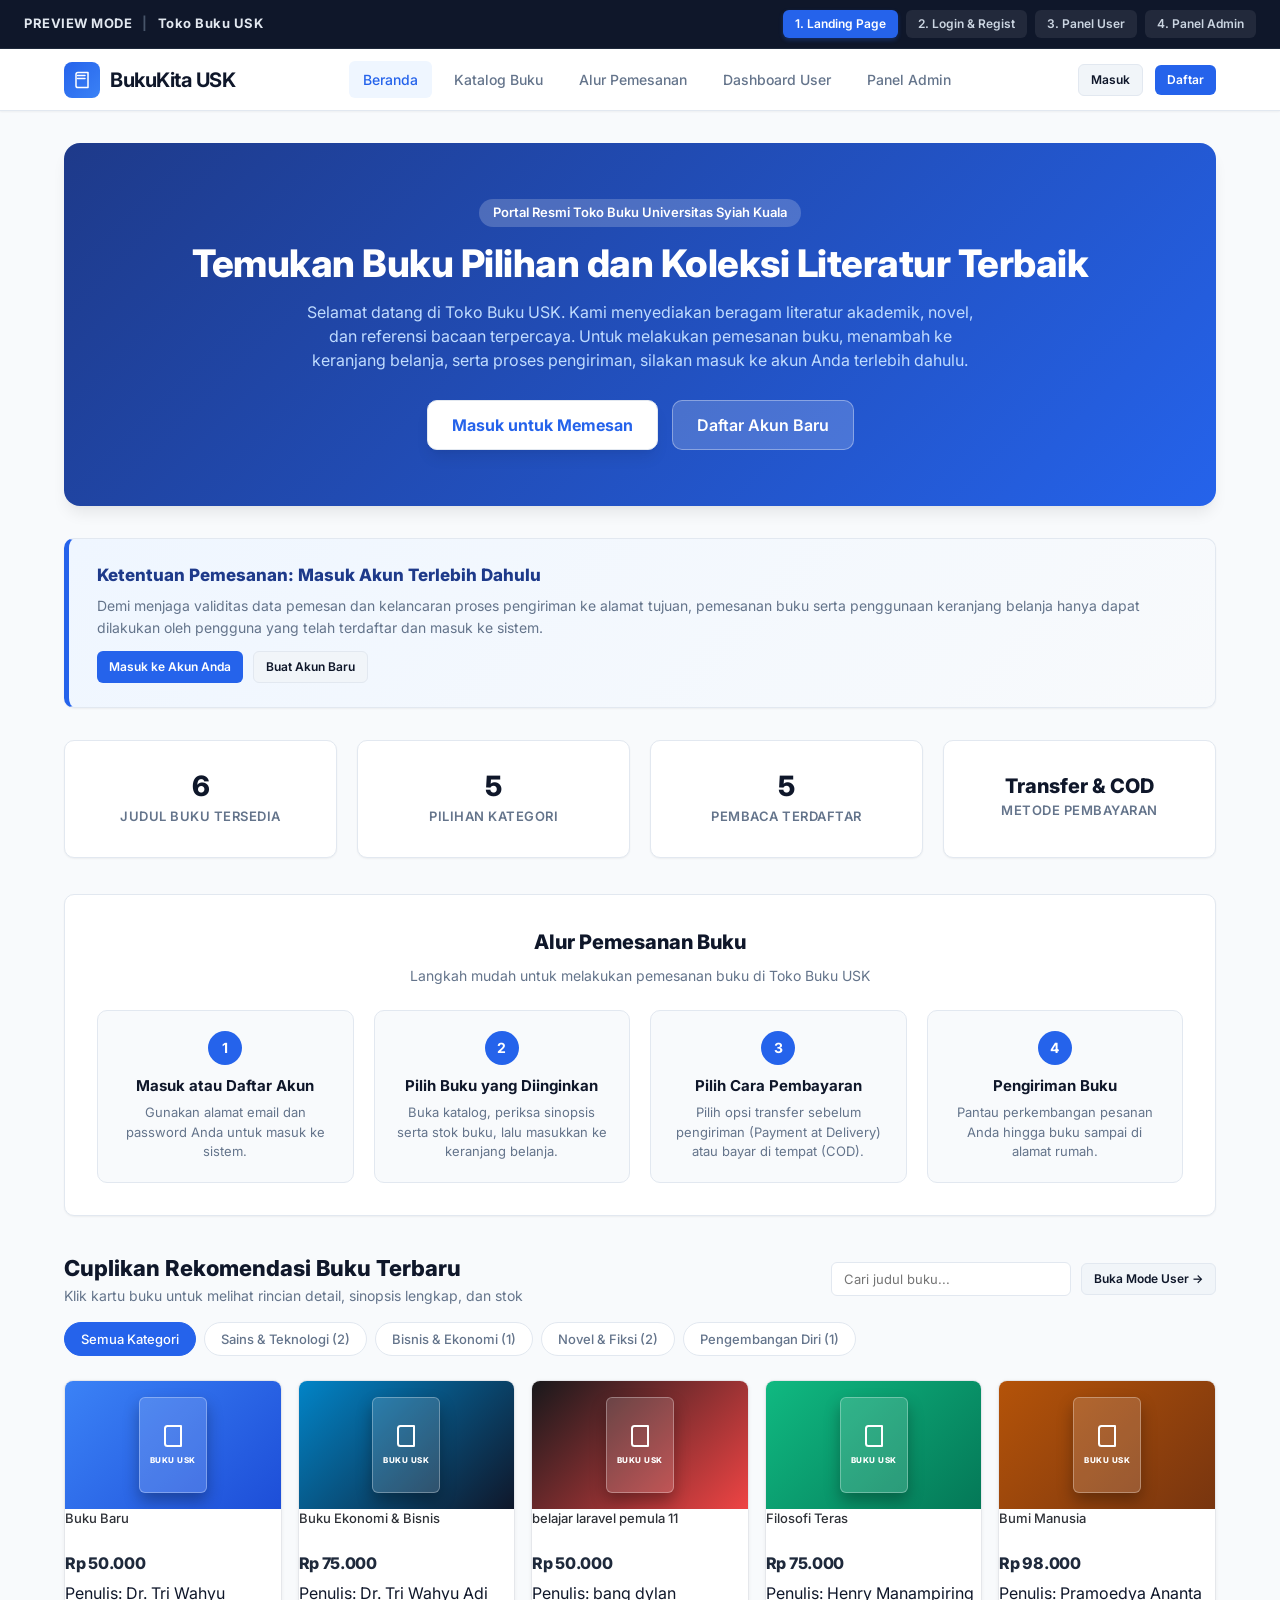
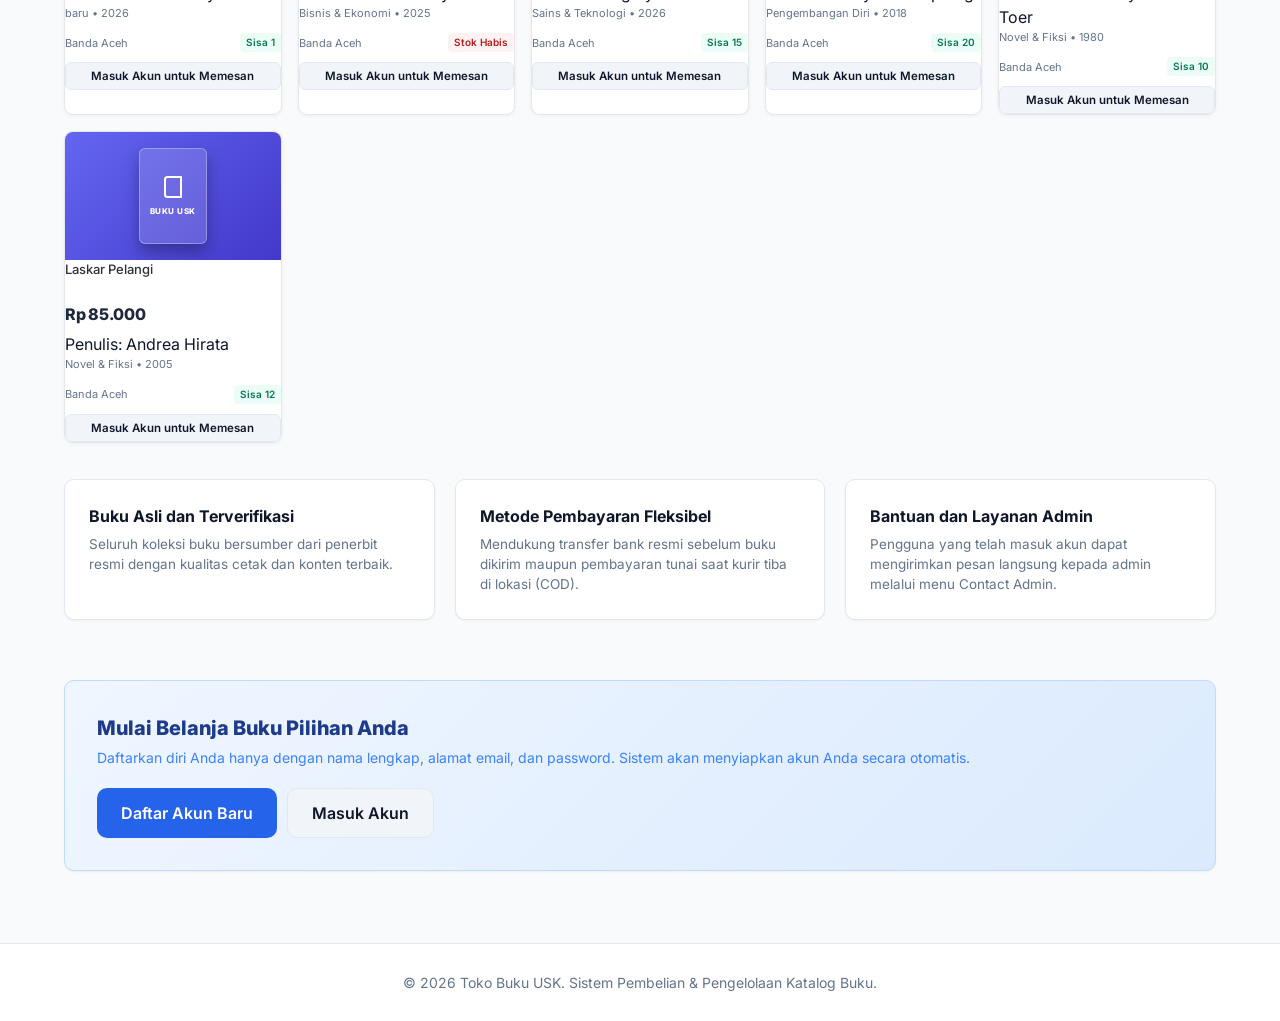
<file: index.html>
<!DOCTYPE html>
<html lang="id">
<head>
    <meta charset="UTF-8">
    <meta name="viewport" content="width=device-width, initial-scale=1.0">
    <title>Toko Buku USK - Temukan Buku Pilihan dan Koleksi Literatur Terbaik</title>
    <link rel="preconnect" href="https://fonts.googleapis.com">
    <link rel="preconnect" href="https://fonts.gstatic.com" crossorigin>
    <link href="https://fonts.googleapis.com/css2?family=Inter:wght@400;500;600;700;800&display=swap" rel="stylesheet">
    <link rel="stylesheet" href="css/style.css">
</head>
<body>
    <!-- Top Preview Bar Switcher -->
    <div class="preview-bar">
        <div class="preview-bar-brand">
            <span>PREVIEW MODE</span>
            <span style="color: #475569;">|</span>
            <span>Toko Buku USK</span>
        </div>
        <div class="preview-bar-links">
            <a href="index.html" class="preview-bar-link active">1. Landing Page</a>
            <a href="auth.html" class="preview-bar-link">2. Login &amp; Regist</a>
            <a href="user.html" class="preview-bar-link">3. Panel User</a>
            <a href="admin.html" class="preview-bar-link">4. Panel Admin</a>
        </div>
    </div>

    <!-- Main Navigation Header -->
    <header class="navbar">
        <div class="nav-container">
            <a href="index.html" class="nav-brand">
                <div class="nav-brand-icon">
                    <svg width="18" height="18" viewBox="0 0 24 24" fill="none" stroke="currentColor" stroke-width="2" stroke-linecap="round" stroke-linejoin="round" style="color: #ffffff;"><path d="M4 19.5v-15A2.5 2.5 0 0 1 6.5 2H20v20H6.5a2.5 2.5 0 0 1-2.5-2.5Z"/><path d="M6 6h10"/><path d="M6 10h10"/></svg>
                </div>
                <span>BukuKita USK</span>
            </a>

            <nav class="nav-menu">
                <a href="index.html" class="nav-link active">Beranda</a>
                <a href="#katalog-section" class="nav-link">Katalog Buku</a>
                <a href="#alur-section" class="nav-link">Alur Pemesanan</a>
                <a href="user.html" class="nav-link">Dashboard User</a>
                <a href="admin.html" class="nav-link">Panel Admin</a>
            </nav>

            <div class="nav-right">
                <a href="auth.html" class="btn btn-secondary btn-sm">Masuk</a>
                <a href="auth.html?mode=register" class="btn btn-primary btn-sm">Daftar</a>
            </div>
        </div>
    </header>

    <main class="container">
        <!-- Hero Section -->
        <div class="hero-section" style="padding: 56px 36px; text-align: center; margin-bottom: 32px;">
            <div style="display: inline-block; background: rgba(255, 255, 255, 0.2); color: #ffffff; padding: 4px 14px; border-radius: var(--radius-full); font-size: 13px; font-weight: 600; margin-bottom: 14px;">
                Portal Resmi Toko Buku Universitas Syiah Kuala
            </div>
            <h1 class="hero-title" style="font-size: 38px; line-height: 1.2; margin-bottom: 14px;">
                Temukan Buku Pilihan dan Koleksi Literatur Terbaik
            </h1>
            <p class="hero-subtitle" style="margin: 0 auto 28px; font-size: 16px; max-width: 680px;">
                Selamat datang di Toko Buku USK. Kami menyediakan beragam literatur akademik, novel, dan referensi bacaan terpercaya. Untuk melakukan pemesanan buku, menambah ke keranjang belanja, serta proses pengiriman, silakan masuk ke akun Anda terlebih dahulu.
            </p>

            <div style="display: flex; gap: 14px; justify-content: center; flex-wrap: wrap;">
                <a href="auth.html" class="btn btn-secondary btn-lg" style="background: #ffffff; color: var(--primary); font-weight: 700; box-shadow: var(--shadow-md);">
                    Masuk untuk Memesan
                </a>
                <a href="auth.html?mode=register" class="btn btn-secondary btn-lg" style="background: rgba(255,255,255,0.18); color: #ffffff; border-color: rgba(255,255,255,0.35);">
                    Daftar Akun Baru
                </a>
            </div>
        </div>

        <!-- Ketentuan Pemesanan Card -->
        <div class="card" style="padding: 24px 28px; margin-bottom: 32px; border-left: 5px solid var(--primary); background: linear-gradient(135deg, #eff6ff, #f8fafc);">
            <div style="display: flex; align-items: flex-start; gap: 16px; flex-wrap: wrap;">
                <div style="flex: 1; min-width: 260px;">
                    <h3 style="font-size: 17px; font-weight: 800; color: #1e3a8a; margin-bottom: 6px;">
                        Ketentuan Pemesanan: Masuk Akun Terlebih Dahulu
                    </h3>
                    <p style="font-size: 14px; color: var(--text-muted); line-height: 1.6; margin-bottom: 12px;">
                        Demi menjaga validitas data pemesan dan kelancaran proses pengiriman ke alamat tujuan, pemesanan buku serta penggunaan keranjang belanja hanya dapat dilakukan oleh pengguna yang telah terdaftar dan masuk ke sistem.
                    </p>
                    <div style="display: flex; gap: 10px; flex-wrap: wrap;">
                        <a href="auth.html" class="btn btn-primary btn-sm">Masuk ke Akun Anda</a>
                        <a href="auth.html?mode=register" class="btn btn-secondary btn-sm">Buat Akun Baru</a>
                    </div>
                </div>
            </div>
        </div>

        <!-- 4 Stats Cards Grid -->
        <div class="stats-grid" style="margin-bottom: 36px;">
            <div class="stat-card" style="text-align: center;">
                <div class="stat-value" id="stat-buku">6</div>
                <div class="stat-label">Judul Buku Tersedia</div>
            </div>
            <div class="stat-card" style="text-align: center;">
                <div class="stat-value" id="stat-kategori">5</div>
                <div class="stat-label">Pilihan Kategori</div>
            </div>
            <div class="stat-card" style="text-align: center;">
                <div class="stat-value" id="stat-user">5</div>
                <div class="stat-label">Pembaca Terdaftar</div>
            </div>
            <div class="stat-card" style="text-align: center;">
                <div class="stat-value" style="font-size: 20px; padding-top: 6px;">Transfer &amp; COD</div>
                <div class="stat-label">Metode Pembayaran</div>
            </div>
        </div>

        <!-- Alur Pemesanan Section -->
        <div class="card" id="alur-section" style="padding: 32px; margin-bottom: 36px;">
            <h2 style="font-size: 20px; font-weight: 800; text-align: center; margin-bottom: 8px;">Alur Pemesanan Buku</h2>
            <p style="text-align: center; color: var(--text-muted); font-size: 14px; margin-bottom: 24px;">Langkah mudah untuk melakukan pemesanan buku di Toko Buku USK</p>

            <div style="display: grid; grid-template-columns: repeat(auto-fit, minmax(220px, 1fr)); gap: 20px;">
                <div style="background: var(--background); padding: 20px; border-radius: var(--radius); border: 1px solid var(--border-color); text-align: center;">
                    <div style="width: 34px; height: 34px; border-radius: 50%; background: var(--primary); color: #ffffff; display: flex; align-items: center; justify-content: center; margin: 0 auto 10px; font-weight: 700; font-size: 14px;">1</div>
                    <strong style="font-size: 15px; display: block; margin-bottom: 6px;">Masuk atau Daftar Akun</strong>
                    <p style="font-size: 13px; color: var(--text-muted); line-height: 1.5;">Gunakan alamat email dan password Anda untuk masuk ke sistem.</p>
                </div>

                <div style="background: var(--background); padding: 20px; border-radius: var(--radius); border: 1px solid var(--border-color); text-align: center;">
                    <div style="width: 34px; height: 34px; border-radius: 50%; background: var(--primary); color: #ffffff; display: flex; align-items: center; justify-content: center; margin: 0 auto 10px; font-weight: 700; font-size: 14px;">2</div>
                    <strong style="font-size: 15px; display: block; margin-bottom: 6px;">Pilih Buku yang Diinginkan</strong>
                    <p style="font-size: 13px; color: var(--text-muted); line-height: 1.5;">Buka katalog, periksa sinopsis serta stok buku, lalu masukkan ke keranjang belanja.</p>
                </div>

                <div style="background: var(--background); padding: 20px; border-radius: var(--radius); border: 1px solid var(--border-color); text-align: center;">
                    <div style="width: 34px; height: 34px; border-radius: 50%; background: var(--primary); color: #ffffff; display: flex; align-items: center; justify-content: center; margin: 0 auto 10px; font-weight: 700; font-size: 14px;">3</div>
                    <strong style="font-size: 15px; display: block; margin-bottom: 6px;">Pilih Cara Pembayaran</strong>
                    <p style="font-size: 13px; color: var(--text-muted); line-height: 1.5;">Pilih opsi transfer sebelum pengiriman (Payment at Delivery) atau bayar di tempat (COD).</p>
                </div>

                <div style="background: var(--background); padding: 20px; border-radius: var(--radius); border: 1px solid var(--border-color); text-align: center;">
                    <div style="width: 34px; height: 34px; border-radius: 50%; background: var(--primary); color: #ffffff; display: flex; align-items: center; justify-content: center; margin: 0 auto 10px; font-weight: 700; font-size: 14px;">4</div>
                    <strong style="font-size: 15px; display: block; margin-bottom: 6px;">Pengiriman Buku</strong>
                    <p style="font-size: 13px; color: var(--text-muted); line-height: 1.5;">Pantau perkembangan pesanan Anda hingga buku sampai di alamat rumah.</p>
                </div>
            </div>
        </div>

        <!-- Katalog Buku Rekomendasi Section -->
        <div id="katalog-section" style="margin-bottom: 36px;">
            <div style="display: flex; justify-content: space-between; align-items: center; margin-bottom: 16px; flex-wrap: wrap; gap: 12px;">
                <div>
                    <h2 style="font-size: 22px; font-weight: 800; color: var(--text-main);">Cuplikan Rekomendasi Buku Terbaru</h2>
                    <p style="color: var(--text-muted); font-size: 14px;">Klik kartu buku untuk melihat rincian detail, sinopsis lengkap, dan stok</p>
                </div>
                <div style="display: flex; gap: 10px; align-items: center;">
                    <input type="text" id="live-search-input" class="form-control" placeholder="Cari judul buku..." style="width: 240px; padding: 8px 12px; font-size: 13px;" onkeyup="filterBooks()">
                    <a href="user.html" class="btn btn-secondary btn-sm" style="white-space: nowrap;">Buka Mode User &rarr;</a>
                </div>
            </div>

            <!-- Filter Pills -->
            <div class="filter-pills" style="margin-bottom: 24px;">
                <button type="button" class="filter-pill active" onclick="setCategoryFilter('all', this)">Semua Kategori</button>
                <button type="button" class="filter-pill" onclick="setCategoryFilter('Sains & Teknologi', this)">Sains &amp; Teknologi (2)</button>
                <button type="button" class="filter-pill" onclick="setCategoryFilter('Bisnis & Ekonomi', this)">Bisnis &amp; Ekonomi (1)</button>
                <button type="button" class="filter-pill" onclick="setCategoryFilter('Novel & Fiksi', this)">Novel &amp; Fiksi (2)</button>
                <button type="button" class="filter-pill" onclick="setCategoryFilter('Pengembangan Diri', this)">Pengembangan Diri (1)</button>
            </div>

            <!-- Book Grid -->
            <div class="tokopedia-grid" id="book-grid-container">
                <!-- Books will be rendered by JS -->
            </div>
        </div>

        <!-- 3 Value Proposition Cards -->
        <div style="display: grid; grid-template-columns: repeat(auto-fit, minmax(280px, 1fr)); gap: 20px; margin-bottom: 36px;">
            <div class="card" style="padding: 24px; text-align: left;">
                <h4 style="font-size: 16px; font-weight: 700; margin-bottom: 6px; color: var(--text-main);">Buku Asli dan Terverifikasi</h4>
                <p style="font-size: 13.5px; color: var(--text-muted); line-height: 1.5;">Seluruh koleksi buku bersumber dari penerbit resmi dengan kualitas cetak dan konten terbaik.</p>
            </div>
            <div class="card" style="padding: 24px; text-align: left;">
                <h4 style="font-size: 16px; font-weight: 700; margin-bottom: 6px; color: var(--text-main);">Metode Pembayaran Fleksibel</h4>
                <p style="font-size: 13.5px; color: var(--text-muted); line-height: 1.5;">Mendukung transfer bank resmi sebelum buku dikirim maupun pembayaran tunai saat kurir tiba di lokasi (COD).</p>
            </div>
            <div class="card" style="padding: 24px; text-align: left;">
                <h4 style="font-size: 16px; font-weight: 700; margin-bottom: 6px; color: var(--text-main);">Bantuan dan Layanan Admin</h4>
                <p style="font-size: 13.5px; color: var(--text-muted); line-height: 1.5;">Pengguna yang telah masuk akun dapat mengirimkan pesan langsung kepada admin melalui menu Contact Admin.</p>
            </div>
        </div>

        <!-- Bottom CTA -->
        <div class="card" style="padding: 32px; background: linear-gradient(135deg, #eff6ff, #dbeafe); border-color: var(--primary-border); display: flex; align-items: center; justify-content: space-between; flex-wrap: wrap; gap: 20px; margin-bottom: 40px;">
            <div>
                <h3 style="font-size: 20px; font-weight: 800; color: #1e3a8a; margin-bottom: 4px;">Mulai Belanja Buku Pilihan Anda</h3>
                <p style="color: #3b82f6; font-size: 14px;">Daftarkan diri Anda hanya dengan nama lengkap, alamat email, dan password. Sistem akan menyiapkan akun Anda secara otomatis.</p>
            </div>
            <div style="display: flex; gap: 10px;">
                <a href="auth.html?mode=register" class="btn btn-primary btn-lg">Daftar Akun Baru</a>
                <a href="auth.html" class="btn btn-secondary btn-lg">Masuk Akun</a>
            </div>
        </div>
    </main>

    <!-- Footer -->
    <footer class="footer">
        <p>&copy; 2026 Toko Buku USK. Sistem Pembelian &amp; Pengelolaan Katalog Buku.</p>
    </footer>

    <!-- Book Detail Modal -->
    <div class="preview-modal-backdrop" id="book-detail-modal" onclick="closeBookDetail(event)">
        <div class="preview-modal-dialog" onclick="event.stopPropagation()">
            <div style="padding: 24px 32px; border-bottom: 1px solid var(--border-color); display: flex; justify-content: space-between; align-items: center;">
                <h3 style="font-size: 18px; font-weight: 800; color: var(--text-main);" id="modal-book-title-header">Detail Informasi Buku</h3>
                <button type="button" onclick="closeBookDetailDirect()" style="background:none; border:none; font-size:24px; cursor:pointer; color:var(--text-muted);">&times;</button>
            </div>
            <div style="padding: 32px;" id="modal-book-body">
                <!-- Filled dynamically by JS -->
            </div>
        </div>
    </div>

    <!-- Notification Toast -->
    <div class="toast" id="toast"></div>

    <script src="js/app.js"></script>
</body>
</html>
</file>
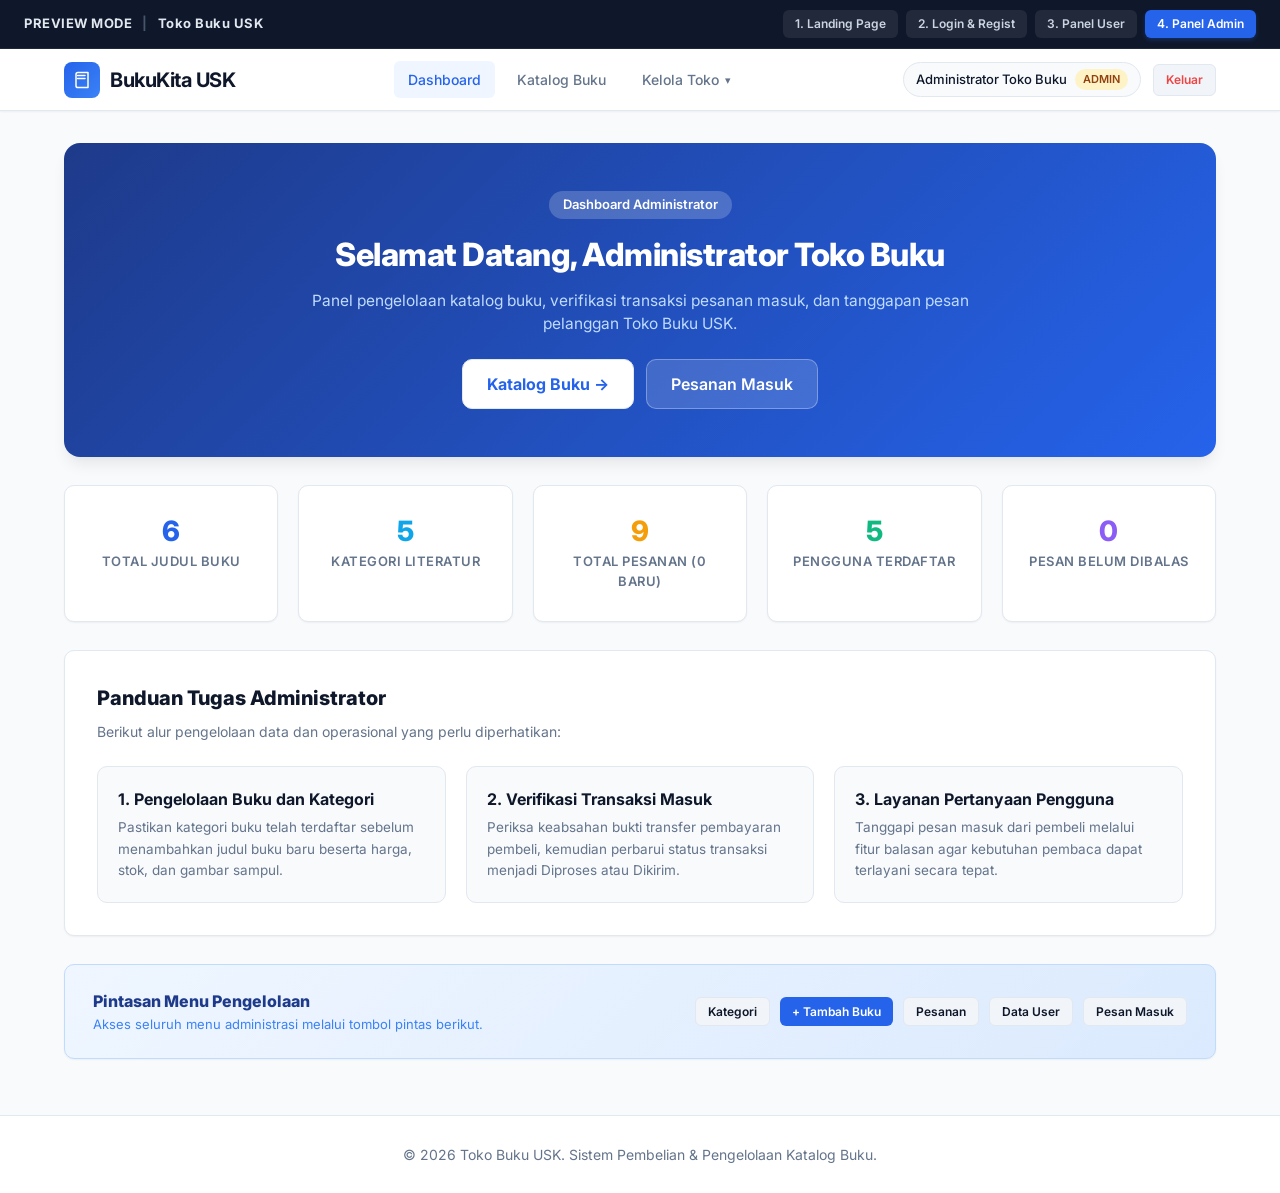
<file: admin.html>
<!DOCTYPE html>
<html lang="id">
<head>
    <meta charset="UTF-8">
    <meta name="viewport" content="width=device-width, initial-scale=1.0">
    <title>Panel Administrator - Toko Buku USK</title>
    <link rel="preconnect" href="https://fonts.googleapis.com">
    <link rel="preconnect" href="https://fonts.gstatic.com" crossorigin>
    <link href="https://fonts.googleapis.com/css2?family=Inter:wght@400;500;600;700;800&display=swap" rel="stylesheet">
    <link rel="stylesheet" href="css/style.css">
</head>
<body>
    <!-- Top Preview Bar Switcher -->
    <div class="preview-bar">
        <div class="preview-bar-brand">
            <span>PREVIEW MODE</span>
            <span style="color: #475569;">|</span>
            <span>Toko Buku USK</span>
        </div>
        <div class="preview-bar-links">
            <a href="index.html" class="preview-bar-link">1. Landing Page</a>
            <a href="auth.html" class="preview-bar-link">2. Login &amp; Regist</a>
            <a href="user.html" class="preview-bar-link">3. Panel User</a>
            <a href="admin.html" class="preview-bar-link active">4. Panel Admin</a>
        </div>
    </div>

    <!-- Main Navigation Header (Admin Mode) -->
    <header class="navbar">
        <div class="nav-container">
            <a href="index.html" class="nav-brand">
                <div class="nav-brand-icon">
                    <svg width="18" height="18" viewBox="0 0 24 24" fill="none" stroke="currentColor" stroke-width="2" stroke-linecap="round" stroke-linejoin="round" style="color: #ffffff;"><path d="M4 19.5v-15A2.5 2.5 0 0 1 6.5 2H20v20H6.5a2.5 2.5 0 0 1-2.5-2.5Z"/><path d="M6 6h10"/><path d="M6 10h10"/></svg>
                </div>
                <span>BukuKita USK</span>
            </a>

            <nav class="nav-menu">
                <a href="javascript:void(0)" class="nav-link active" id="nav-admin-dashboard" onclick="switchAdminTab('dashboard', this)">Dashboard</a>
                <a href="user.html" class="nav-link">Katalog Buku</a>
                
                <!-- Dropdown Kelola Toko -->
                <div class="nav-dropdown" id="admin-dropdown-container">
                    <button type="button" class="nav-dropdown-toggle" onclick="toggleAdminDropdown()">
                        <span>Kelola Toko</span>
                        <span style="font-size: 11px;">&#9662;</span>
                    </button>
                    <div class="nav-dropdown-menu" id="admin-dropdown-menu">
                        <a href="javascript:void(0)" class="nav-dropdown-item" onclick="switchAdminTab('kategori'); closeAdminDropdown();">
                            <span>Kategori Buku</span>
                        </a>
                        <a href="javascript:void(0)" class="nav-dropdown-item" onclick="switchAdminTab('pesanan'); closeAdminDropdown();">
                            <span>Daftar Pesanan</span>
                        </a>
                        <a href="javascript:void(0)" class="nav-dropdown-item" onclick="switchAdminTab('pesan'); closeAdminDropdown();">
                            <span>Pesan Masuk</span>
                        </a>
                        <a href="javascript:void(0)" class="nav-dropdown-item" onclick="switchAdminTab('users'); closeAdminDropdown();">
                            <span>Data User</span>
                        </a>
                    </div>
                </div>
            </nav>

            <div class="nav-right">
                <div class="user-badge">
                    <span>Administrator Toko Buku</span>
                    <span class="role-pill admin">ADMIN</span>
                </div>

                <a href="auth.html" class="btn btn-secondary btn-sm" style="color: var(--danger);">Keluar</a>
            </div>
        </div>
    </header>

    <main class="container">
        <!-- TAB 1: DASHBOARD ADMINISTRATOR -->
        <div class="tab-pane active" id="pane-admin-dashboard">
            <div class="hero-section" style="padding: 48px 32px; text-align: center; margin-bottom: 28px;">
                <div style="display: inline-block; background: rgba(255, 255, 255, 0.2); padding: 4px 14px; border-radius: var(--radius-full); font-size: 13px; font-weight: 600; margin-bottom: 12px; color: #ffffff;">
                    Dashboard Administrator
                </div>
                <h1 class="hero-title" style="font-size: 32px; margin-bottom: 10px;">Selamat Datang, Administrator Toko Buku</h1>
                <p class="hero-subtitle" style="margin: 0 auto 24px; font-size: 15.5px; max-width: 680px;">
                    Panel pengelolaan katalog buku, verifikasi transaksi pesanan masuk, dan tanggapan pesan pelanggan Toko Buku USK.
                </p>
                <div style="display: flex; gap: 12px; justify-content: center; flex-wrap: wrap;">
                    <a href="user.html" class="btn btn-secondary btn-lg" style="background: #ffffff; color: var(--primary); font-weight: 700;">
                        Katalog Buku &rarr;
                    </a>
                    <button type="button" class="btn btn-secondary btn-lg" style="background: rgba(255,255,255,0.15); color: #ffffff; border-color: rgba(255,255,255,0.3);" onclick="switchAdminTab('pesanan')">
                        Pesanan Masuk
                    </button>
                </div>
            </div>

            <!-- Stats 5 Grid -->
            <div class="stats-grid" style="grid-template-columns: repeat(auto-fit, minmax(180px, 1fr)); margin-bottom: 28px;">
                <div class="stat-card" style="text-align: center;">
                    <div class="stat-value" style="color: var(--primary);">6</div>
                    <div class="stat-label">TOTAL JUDUL BUKU</div>
                </div>
                <div class="stat-card" style="text-align: center;">
                    <div class="stat-value" style="color: #0ea5e9;">5</div>
                    <div class="stat-label">KATEGORI LITERATUR</div>
                </div>
                <div class="stat-card" style="text-align: center;">
                    <div class="stat-value" style="color: #f59e0b;">9</div>
                    <div class="stat-label">TOTAL PESANAN (0 BARU)</div>
                </div>
                <div class="stat-card" style="text-align: center;">
                    <div class="stat-value" style="color: #10b981;">5</div>
                    <div class="stat-label">PENGGUNA TERDAFTAR</div>
                </div>
                <div class="stat-card" style="text-align: center;">
                    <div class="stat-value" style="color: #8b5cf6;">0</div>
                    <div class="stat-label">PESAN BELUM DIBALAS</div>
                </div>
            </div>

            <!-- Panduan Tugas Admin -->
            <div class="card" style="padding: 32px; margin-bottom: 28px;">
                <h2 style="font-size: 20px; font-weight: 800; margin-bottom: 8px;">Panduan Tugas Administrator</h2>
                <p style="color: var(--text-muted); font-size: 14px; margin-bottom: 24px;">Berikut alur pengelolaan data dan operasional yang perlu diperhatikan:</p>

                <div style="display: grid; grid-template-columns: repeat(auto-fit, minmax(260px, 1fr)); gap: 20px;">
                    <div style="background: var(--background); padding: 20px; border-radius: var(--radius); border: 1px solid var(--border-color);">
                        <strong style="font-size: 16px; display: block; margin-bottom: 6px;">1. Pengelolaan Buku dan Kategori</strong>
                        <p style="font-size: 13.5px; color: var(--text-muted); line-height: 1.6;">
                            Pastikan kategori buku telah terdaftar sebelum menambahkan judul buku baru beserta harga, stok, dan gambar sampul.
                        </p>
                    </div>

                    <div style="background: var(--background); padding: 20px; border-radius: var(--radius); border: 1px solid var(--border-color);">
                        <strong style="font-size: 16px; display: block; margin-bottom: 6px;">2. Verifikasi Transaksi Masuk</strong>
                        <p style="font-size: 13.5px; color: var(--text-muted); line-height: 1.6;">
                            Periksa keabsahan bukti transfer pembayaran pembeli, kemudian perbarui status transaksi menjadi Diproses atau Dikirim.
                        </p>
                    </div>

                    <div style="background: var(--background); padding: 20px; border-radius: var(--radius); border: 1px solid var(--border-color);">
                        <strong style="font-size: 16px; display: block; margin-bottom: 6px;">3. Layanan Pertanyaan Pengguna</strong>
                        <p style="font-size: 13.5px; color: var(--text-muted); line-height: 1.6;">
                            Tanggapi pesan masuk dari pembeli melalui fitur balasan agar kebutuhan pembaca dapat terlayani secara tepat.
                        </p>
                    </div>
                </div>
            </div>

            <!-- Pintasan Menu Pengelolaan -->
            <div class="card" style="padding: 24px 28px; background: linear-gradient(135deg, #eff6ff, #dbeafe); border-color: var(--primary-border); display: flex; align-items: center; justify-content: space-between; flex-wrap: wrap; gap: 16px;">
                <div>
                    <h3 style="font-size: 16px; font-weight: 800; color: #1e3a8a; margin-bottom: 2px;">Pintasan Menu Pengelolaan</h3>
                    <p style="color: #3b82f6; font-size: 13px;">Akses seluruh menu administrasi melalui tombol pintas berikut.</p>
                </div>
                <div style="display: flex; gap: 10px; flex-wrap: wrap;">
                    <button type="button" class="btn btn-secondary btn-sm" onclick="switchAdminTab('kategori')">Kategori</button>
                    <button type="button" class="btn btn-primary btn-sm" onclick="showToast('Fitur Tambah Buku siap digunakan di sistem')">+ Tambah Buku</button>
                    <button type="button" class="btn btn-secondary btn-sm" onclick="switchAdminTab('pesanan')">Pesanan</button>
                    <button type="button" class="btn btn-secondary btn-sm" onclick="switchAdminTab('users')">Data User</button>
                    <button type="button" class="btn btn-secondary btn-sm" onclick="switchAdminTab('pesan')">Pesan Masuk</button>
                </div>
            </div>
        </div>

        <!-- TAB 2: KELOLA KATEGORI ADMIN -->
        <div class="tab-pane" id="pane-admin-kategori">
            <div style="margin-bottom: 24px;">
                <h1 style="font-size: 24px; font-weight: 800;">Kelola Kategori Buku</h1>
                <p style="color: var(--text-muted); font-size: 14px;">Tambah, ubah, dan hapus kategori buku untuk memudahkan pengelompokan produk</p>
            </div>

            <div style="display: grid; grid-template-columns: 360px 1fr; gap: 28px; align-items: flex-start;">
                <!-- Form Tambah Kategori -->
                <div class="card" style="padding: 24px;">
                    <h3 style="font-size: 16px; font-weight: 800; margin-bottom: 16px;">Tambah Kategori Baru</h3>
                    <form onsubmit="handleAddCategory(event)">
                        <div style="margin-bottom: 16px;">
                            <label style="display: block; font-size: 13px; font-weight: 600; margin-bottom: 6px;">Nama Kategori *</label>
                            <input type="text" id="cat-name-input" class="form-control" placeholder="Contoh: Komik & Manga" required>
                        </div>
                        <div style="margin-bottom: 20px;">
                            <label style="display: block; font-size: 13px; font-weight: 600; margin-bottom: 6px;">Deskripsi (Opsional)</label>
                            <textarea id="cat-desc-input" class="form-control" rows="4" placeholder="Keterangan singkat kategori..."></textarea>
                        </div>
                        <button type="submit" class="btn btn-primary" style="width: 100%; padding: 10px; font-weight: 700;">
                            + Simpan Kategori
                        </button>
                    </form>
                </div>

                <!-- Table Kategori -->
                <div class="table-card">
                    <table class="data-table">
                        <thead>
                            <tr>
                                <th>NO</th>
                                <th>NAMA KATEGORI</th>
                                <th>DESKRIPSI</th>
                                <th style="text-align: center;">JUMLAH BUKU</th>
                                <th style="text-align: center;">AKSI</th>
                            </tr>
                        </thead>
                        <tbody id="category-table-body">
                            <tr>
                                <td>1</td>
                                <td><strong>baru</strong></td>
                                <td style="color: var(--text-muted); font-size: 13px;">barubaru</td>
                                <td style="text-align: center;"><span class="status-badge" style="background:#eff6ff; color:#2563eb;">1 buku</span></td>
                                <td style="text-align: center;">
                                    <button class="btn btn-secondary btn-sm" onclick="showToast('Fitur edit kategori')">Edit</button>
                                    <button class="btn btn-danger btn-sm" onclick="showToast('Kategori terlindungi')">Hapus</button>
                                </td>
                            </tr>
                            <tr>
                                <td>2</td>
                                <td><strong>Sains &amp; Teknologi</strong></td>
                                <td style="color: var(--text-muted); font-size: 13px;">Buku-buku seputar sains, komputasi, dan teknik.</td>
                                <td style="text-align: center;"><span class="status-badge" style="background:#eff6ff; color:#2563eb;">1 buku</span></td>
                                <td style="text-align: center;">
                                    <button class="btn btn-secondary btn-sm" onclick="showToast('Fitur edit kategori')">Edit</button>
                                    <button class="btn btn-danger btn-sm" onclick="showToast('Kategori terlindungi')">Hapus</button>
                                </td>
                            </tr>
                            <tr>
                                <td>3</td>
                                <td><strong>Bisnis &amp; Ekonomi</strong></td>
                                <td style="color: var(--text-muted); font-size: 13px;">Buku manajemen, wirausaha, dan literasi finansial.</td>
                                <td style="text-align: center;"><span class="status-badge" style="background:#eff6ff; color:#2563eb;">1 buku</span></td>
                                <td style="text-align: center;">
                                    <button class="btn btn-secondary btn-sm" onclick="showToast('Fitur edit kategori')">Edit</button>
                                    <button class="btn btn-danger btn-sm" onclick="showToast('Kategori terlindungi')">Hapus</button>
                                </td>
                            </tr>
                            <tr>
                                <td>4</td>
                                <td><strong>Pengembangan Diri</strong></td>
                                <td style="color: var(--text-muted); font-size: 13px;">Buku motivasi, psikologi populer, dan filosofi hidup.</td>
                                <td style="text-align: center;"><span class="status-badge" style="background:#eff6ff; color:#2563eb;">1 buku</span></td>
                                <td style="text-align: center;">
                                    <button class="btn btn-secondary btn-sm" onclick="showToast('Fitur edit kategori')">Edit</button>
                                    <button class="btn btn-danger btn-sm" onclick="showToast('Kategori terlindungi')">Hapus</button>
                                </td>
                            </tr>
                            <tr>
                                <td>5</td>
                                <td><strong>Novel &amp; Fiksi</strong></td>
                                <td style="color: var(--text-muted); font-size: 13px;">Buku karya fiksi, sastra, dan cerita inspiratif.</td>
                                <td style="text-align: center;"><span class="status-badge" style="background:#eff6ff; color:#2563eb;">2 buku</span></td>
                                <td style="text-align: center;">
                                    <button class="btn btn-secondary btn-sm" onclick="showToast('Fitur edit kategori')">Edit</button>
                                    <button class="btn btn-danger btn-sm" onclick="showToast('Kategori terlindungi')">Hapus</button>
                                </td>
                            </tr>
                        </tbody>
                    </table>
                </div>
            </div>
        </div>

        <!-- TAB 3: DAFTAR PESANAN ADMIN -->
        <div class="tab-pane" id="pane-admin-pesanan">
            <div style="margin-bottom: 24px;">
                <h1 style="font-size: 24px; font-weight: 800;">Daftar Pesanan Buku (Semua User)</h1>
                <p style="color: var(--text-muted); font-size: 14px;">Monitor seluruh transaksi pemesanan buku dari pengguna yang berbeda-beda</p>
            </div>

            <div class="table-card">
                <table class="data-table">
                    <thead>
                        <tr>
                            <th>KODE PESANAN</th>
                            <th>USER PEMESAN</th>
                            <th>PENERIMA &amp; ALAMAT</th>
                            <th>TOTAL TAGIHAN</th>
                            <th>STATUS BAYAR</th>
                            <th>STATUS PESANAN</th>
                            <th style="text-align: center;">AKSI</th>
                        </tr>
                    </thead>
                    <tbody>
                        <tr>
                            <td>
                                <strong style="color: var(--primary);">ORD-20261123-DVE5T</strong>
                                <div style="font-size: 11px; color: var(--text-muted);">23/11/2026 04:24 &bull; 1 item</div>
                            </td>
                            <td>
                                <div style="font-weight: 600;">Muhammad Fadhil</div>
                                <div style="font-size: 11.5px; color: var(--text-muted);">user@gmail.com</div>
                            </td>
                            <td>
                                <div style="font-weight: 600;">Muhammad Fadhil (081245498401)</div>
                                <div style="font-size: 11.5px; color: var(--text-muted);">jalan cawang baru</div>
                            </td>
                            <td>
                                <div style="font-weight: 700;">Rp 50.000</div>
                                <div style="font-size: 11px; color: var(--text-muted);">Payment at Delivery</div>
                            </td>
                            <td><span class="status-badge" style="background: #f1f5f9; color: #475569;">Dikembalikan</span></td>
                            <td><span class="status-badge badge-danger">Dibatalkan</span></td>
                            <td style="text-align: center;"><button class="btn btn-primary btn-sm" onclick="showToast('Buka rincian pesanan ORD-20261123-DVE5T')">Kelola</button></td>
                        </tr>
                        <tr>
                            <td>
                                <strong style="color: var(--primary);">ORD-20261106-FLW5C</strong>
                                <div style="font-size: 11px; color: var(--text-muted);">06/11/2026 08:04 &bull; 1 item</div>
                            </td>
                            <td>
                                <div style="font-weight: 600;">baru</div>
                                <div style="font-size: 11.5px; color: var(--text-muted);">baru@gmail.com</div>
                            </td>
                            <td>
                                <div style="font-weight: 600;">baru (081245498401)</div>
                                <div style="font-size: 11.5px; color: var(--text-muted);">jalan pegangsaan</div>
                            </td>
                            <td>
                                <div style="font-weight: 700;">Rp 750.000</div>
                                <div style="font-size: 11px; color: var(--text-muted);">Payment at Delivery</div>
                            </td>
                            <td><span class="status-badge badge-success">Sudah Bayar</span></td>
                            <td><span class="status-badge" style="background: #eff6ff; color: #2563eb;">Diproses</span></td>
                            <td style="text-align: center;"><button class="btn btn-primary btn-sm" onclick="showToast('Verifikasi pesanan ORD-20261106-FLW5C')">Kelola</button></td>
                        </tr>
                    </tbody>
                </table>
            </div>
        </div>

        <!-- TAB 4: PESAN MASUK ADMIN -->
        <div class="tab-pane" id="pane-admin-pesan">
            <div style="margin-bottom: 24px;">
                <h1 style="font-size: 24px; font-weight: 800;">Pesan Masuk dari Pengguna</h1>
                <p style="color: var(--text-muted); font-size: 14px;">Daftar pesan dan pertanyaan yang dikirimkan user melalui halaman Contact to Admin</p>
            </div>

            <div class="table-card">
                <table class="data-table">
                    <thead>
                        <tr>
                            <th>NO</th>
                            <th>PENGIRIM</th>
                            <th>SUBJEK &amp; CUPLIKAN PESAN</th>
                            <th>WAKTU DIKIRIM</th>
                            <th>STATUS</th>
                            <th style="text-align: center;">AKSI</th>
                        </tr>
                    </thead>
                    <tbody>
                        <tr>
                            <td>1</td>
                            <td>
                                <div style="font-weight: 600;">baru</div>
                                <div style="font-size: 11.5px; color: var(--text-muted);">baru@gmail.com</div>
                            </td>
                            <td>
                                <strong style="font-size: 13.5px;">pertanyaan baru</strong>
                                <div style="font-size: 12px; color: var(--text-muted);">baru</div>
                            </td>
                            <td style="font-size: 13px;">06 Nov 2026, 08:30</td>
                            <td><span class="status-badge" style="background:#f1f5f9; color:#475569;">Dibaca</span></td>
                            <td style="text-align: center;">
                                <button class="btn btn-primary btn-sm" onclick="openAdminReplyModal('pertanyaan baru', 'baru', 'baru@gmail.com', 'baru')">Buka</button>
                                <button class="btn btn-danger btn-sm" onclick="showToast('Pesan berhasil dihapus!')">Hapus</button>
                            </td>
                        </tr>
                        <tr>
                            <td>2</td>
                            <td>
                                <div style="font-weight: 600;">fadhil</div>
                                <div style="font-size: 11.5px; color: var(--text-muted);">fadhil@gmail.com</div>
                            </td>
                            <td>
                                <strong style="font-size: 13.5px;">nyapa</strong>
                                <div style="font-size: 12px; color: var(--text-muted);">halo admin</div>
                            </td>
                            <td style="font-size: 13px;">06 Nov 2026, 00:53</td>
                            <td><span class="status-badge" style="background:#f1f5f9; color:#475569;">Dibaca</span></td>
                            <td style="text-align: center;">
                                <button class="btn btn-primary btn-sm" onclick="openAdminReplyModal('nyapa', 'fadhil', 'fadhil@gmail.com', 'halo admin')">Buka</button>
                                <button class="btn btn-danger btn-sm" onclick="showToast('Pesan berhasil dihapus!')">Hapus</button>
                            </td>
                        </tr>
                    </tbody>
                </table>
            </div>
        </div>

        <!-- TAB 5: DATA USER ADMIN -->
        <div class="tab-pane" id="pane-admin-users">
            <div style="margin-bottom: 24px;">
                <h1 style="font-size: 24px; font-weight: 800;">List Pengguna Terdaftar</h1>
                <p style="color: var(--text-muted); font-size: 14px;">Daftar seluruh akun user dan administrator yang terdaftar di sistem</p>
            </div>

            <div class="table-card">
                <table class="data-table">
                    <thead>
                        <tr>
                            <th>NO</th>
                            <th>NAMA LENGKAP</th>
                            <th>ALAMAT EMAIL</th>
                            <th>ROLE</th>
                            <th>TOTAL TRANSAKSI</th>
                            <th>TANGGAL BERGABUNG</th>
                            <th style="text-align: center;">AKSI</th>
                        </tr>
                    </thead>
                    <tbody>
                        <tr>
                            <td>1</td>
                            <td><strong>baru</strong></td>
                            <td style="color: var(--text-muted);">baru@gmail.com</td>
                            <td><span class="role-pill user">USER</span></td>
                            <td>1 pesanan</td>
                            <td style="font-size: 12.5px;">06 Nov 2026, 07:52</td>
                            <td style="text-align: center;"><button class="btn btn-danger btn-sm" onclick="showToast('Akun dilindungi')">Hapus</button></td>
                        </tr>
                        <tr>
                            <td>2</td>
                            <td><strong>Muhammad Fadhil</strong></td>
                            <td style="color: var(--text-muted);">user@gmail.com</td>
                            <td><span class="role-pill user">USER</span></td>
                            <td>4 pesanan</td>
                            <td style="font-size: 12.5px;">06 Nov 2026, 01:25</td>
                            <td style="text-align: center;"><button class="btn btn-danger btn-sm" onclick="showToast('Akun dilindungi')">Hapus</button></td>
                        </tr>
                        <tr>
                            <td>3</td>
                            <td>
                                <strong>Administrator Toko Buku</strong>
                                <span class="status-badge" style="background:#eff6ff; color:#2563eb; font-size:10px; margin-left:4px;">Akun Anda</span>
                            </td>
                            <td style="color: var(--text-muted);">admin@tokobuku.usk</td>
                            <td><span class="role-pill admin">ADMIN</span></td>
                            <td>0 pesanan</td>
                            <td style="font-size: 12.5px;">03 Nov 2026, 04:35</td>
                            <td style="text-align: center; color: var(--text-muted);">-</td>
                        </tr>
                    </tbody>
                </table>
            </div>
        </div>
    </main>

    <!-- Footer -->
    <footer class="footer">
        <p>&copy; 2026 Toko Buku USK. Sistem Pembelian &amp; Pengelolaan Katalog Buku.</p>
    </footer>

    <!-- Admin Reply Modal -->
    <div class="preview-modal-backdrop" id="admin-reply-modal" onclick="closeAdminReplyModal(event)">
        <div class="preview-modal-dialog" style="max-width: 680px;" onclick="event.stopPropagation()">
            <div style="padding: 20px 28px; border-bottom: 1px solid var(--border-color); display: flex; justify-content: space-between; align-items: center;">
                <h3 style="font-size: 18px; font-weight: 800;" id="admin-reply-title">Detail &amp; Balas Pesan Pengguna</h3>
                <button type="button" onclick="closeAdminReplyDirect()" style="background:none; border:none; font-size:24px; cursor:pointer; color:var(--text-muted);">&times;</button>
            </div>
            <div style="padding: 24px 28px;" id="admin-reply-body">
                <!-- Dynamically filled -->
            </div>
        </div>
    </div>

    <!-- Notification Toast -->
    <div class="toast" id="toast"></div>

    <script src="js/app.js"></script>
</body>
</html>
</file>
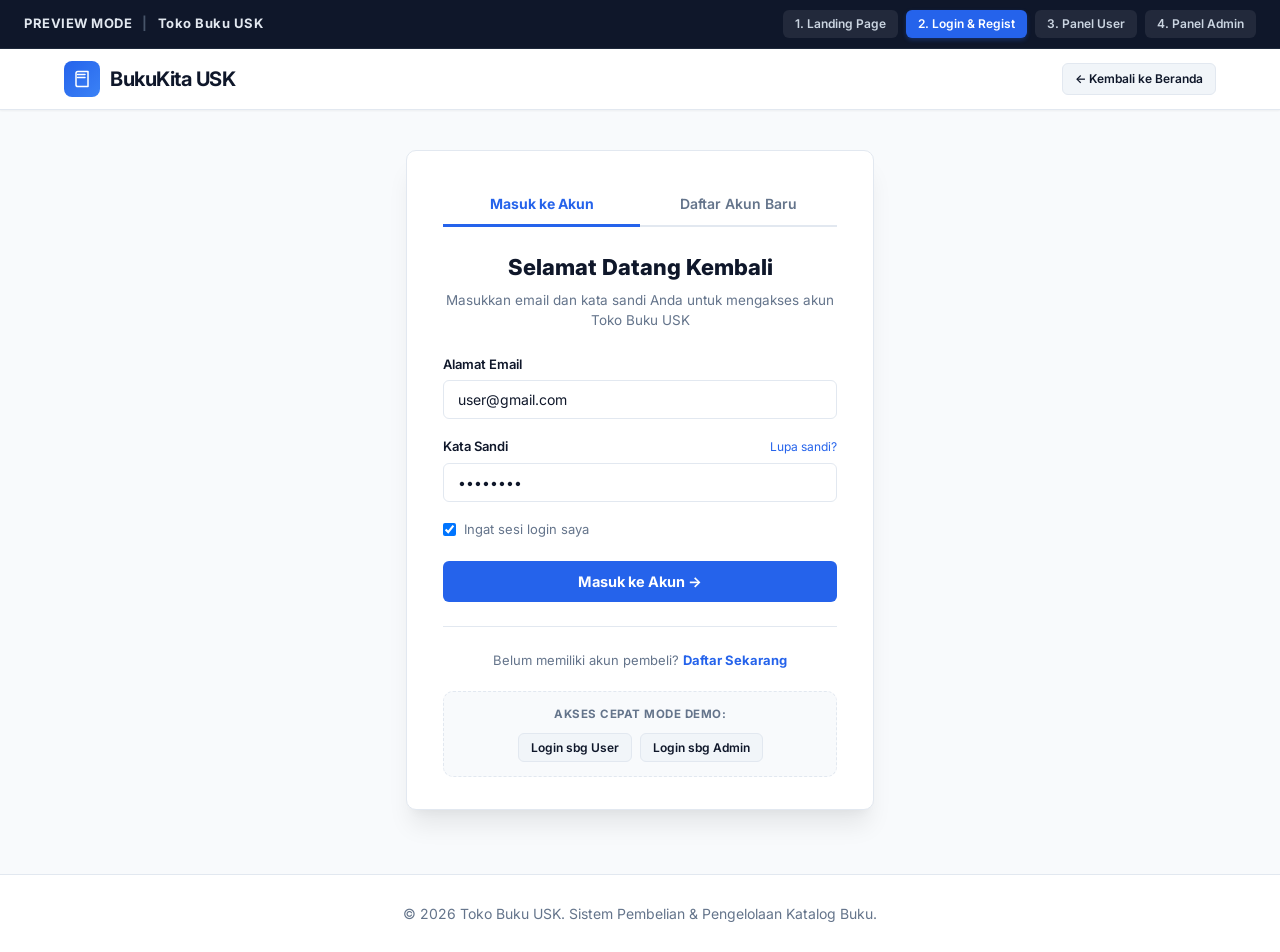
<file: auth.html>
<!DOCTYPE html>
<html lang="id">
<head>
    <meta charset="UTF-8">
    <meta name="viewport" content="width=device-width, initial-scale=1.0">
    <title>Masuk &amp; Daftar Akun - Toko Buku USK</title>
    <link rel="preconnect" href="https://fonts.googleapis.com">
    <link rel="preconnect" href="https://fonts.gstatic.com" crossorigin>
    <link href="https://fonts.googleapis.com/css2?family=Inter:wght@400;500;600;700;800&display=swap" rel="stylesheet">
    <link rel="stylesheet" href="css/style.css">
</head>
<body>
    <!-- Top Preview Bar Switcher -->
    <div class="preview-bar">
        <div class="preview-bar-brand">
            <span>PREVIEW MODE</span>
            <span style="color: #475569;">|</span>
            <span>Toko Buku USK</span>
        </div>
        <div class="preview-bar-links">
            <a href="index.html" class="preview-bar-link">1. Landing Page</a>
            <a href="auth.html" class="preview-bar-link active">2. Login &amp; Regist</a>
            <a href="user.html" class="preview-bar-link">3. Panel User</a>
            <a href="admin.html" class="preview-bar-link">4. Panel Admin</a>
        </div>
    </div>

    <!-- Main Navigation Header -->
    <header class="navbar">
        <div class="nav-container">
            <a href="index.html" class="nav-brand">
                <div class="nav-brand-icon">
                    <svg width="18" height="18" viewBox="0 0 24 24" fill="none" stroke="currentColor" stroke-width="2" stroke-linecap="round" stroke-linejoin="round" style="color: #ffffff;"><path d="M4 19.5v-15A2.5 2.5 0 0 1 6.5 2H20v20H6.5a2.5 2.5 0 0 1-2.5-2.5Z"/><path d="M6 6h10"/><path d="M6 10h10"/></svg>
                </div>
                <span>BukuKita USK</span>
            </a>

            <div class="nav-right">
                <a href="index.html" class="btn btn-secondary btn-sm">&larr; Kembali ke Beranda</a>
            </div>
        </div>
    </header>

    <main class="container" style="max-width: 500px; padding: 40px 16px;">
        <div class="card" style="padding: 32px 36px; box-shadow: var(--shadow-lg);">
            <!-- Auth Tab Buttons -->
            <div style="display: flex; border-bottom: 2px solid var(--border-color); margin-bottom: 24px;">
                <button type="button" id="tab-login-btn" onclick="switchAuthMode('login')" style="flex: 1; padding: 12px 16px; background: none; border: none; font-size: 14px; font-weight: 700; cursor: pointer; color: var(--primary); border-bottom: 3px solid var(--primary); margin-bottom: -2px;">
                    Masuk ke Akun
                </button>
                <button type="button" id="tab-register-btn" onclick="switchAuthMode('register')" style="flex: 1; padding: 12px 16px; background: none; border: none; font-size: 14px; font-weight: 600; cursor: pointer; color: var(--text-muted); border-bottom: 3px solid transparent; margin-bottom: -2px;">
                    Daftar Akun Baru
                </button>
            </div>

            <!-- LOGIN VIEW -->
            <div id="auth-login-pane">
                <div style="text-align: center; margin-bottom: 24px;">
                    <h2 style="font-size: 22px; font-weight: 800; color: var(--text-main); margin-bottom: 6px;">Selamat Datang Kembali</h2>
                    <p style="font-size: 13.5px; color: var(--text-muted);">Masukkan email dan kata sandi Anda untuk mengakses akun Toko Buku USK</p>
                </div>

                <form onsubmit="handleLoginPreview(event)">
                    <div style="margin-bottom: 18px;">
                        <label style="display: block; font-size: 13px; font-weight: 600; color: var(--text-main); margin-bottom: 6px;">Alamat Email</label>
                        <input type="email" id="login-email" class="form-control" placeholder="nama@gmail.com" value="user@gmail.com" required>
                    </div>

                    <div style="margin-bottom: 18px;">
                        <div style="display: flex; justify-content: space-between; align-items: center; margin-bottom: 6px;">
                            <label style="font-size: 13px; font-weight: 600; color: var(--text-main);">Kata Sandi</label>
                            <span style="font-size: 12px; color: var(--primary); cursor: pointer;" onclick="alert('Silakan gunakan akun demo yang tertera di bawah.')">Lupa sandi?</span>
                        </div>
                        <input type="password" id="login-password" class="form-control" placeholder="Masukkan kata sandi..." value="user1234" required>
                    </div>

                    <div style="display: flex; align-items: center; gap: 8px; margin-bottom: 22px;">
                        <input type="checkbox" id="remember-me" checked>
                        <label for="remember-me" style="font-size: 13px; color: var(--text-muted); cursor: pointer;">Ingat sesi login saya</label>
                    </div>

                    <button type="submit" class="btn btn-primary" style="width: 100%; padding: 12px; font-size: 14.5px; font-weight: 700;">
                        Masuk ke Akun &rarr;
                    </button>
                </form>

                <div style="margin-top: 24px; padding-top: 20px; border-top: 1px solid var(--border-color); text-align: center;">
                    <span style="font-size: 13px; color: var(--text-muted);">Belum memiliki akun pembeli? </span>
                    <a href="javascript:void(0)" onclick="switchAuthMode('register')" style="font-size: 13px; font-weight: 700;">Daftar Sekarang</a>
                </div>

                <!-- Quick Demo Fill Buttons -->
                <div style="margin-top: 20px; background: var(--background); border: 1px dashed var(--border-color); border-radius: var(--radius); padding: 14px; text-align: center;">
                    <span style="font-size: 11.5px; font-weight: 700; color: var(--text-muted); display: block; margin-bottom: 10px; text-transform: uppercase; letter-spacing: 0.5px;">Akses Cepat Mode Demo:</span>
                    <div style="display: flex; gap: 8px; justify-content: center;">
                        <button type="button" class="btn btn-secondary btn-sm" onclick="quickFillUser()">Login sbg User</button>
                        <button type="button" class="btn btn-secondary btn-sm" onclick="quickFillAdmin()">Login sbg Admin</button>
                    </div>
                </div>
            </div>

            <!-- REGISTER VIEW -->
            <div id="auth-register-pane" style="display: none;">
                <div style="text-align: center; margin-bottom: 20px;">
                    <h2 style="font-size: 22px; font-weight: 800; color: var(--text-main); margin-bottom: 6px;">Pendaftaran Akun Baru</h2>
                    <p style="font-size: 13.5px; color: var(--text-muted);">Lengkapi data diri di bawah ini untuk membuat akun Toko Buku USK</p>
                </div>

                <div class="alert alert-info" style="display: flex; align-items: center; gap: 10px; padding: 10px 14px; margin-bottom: 18px; font-size: 12.5px;">
                    <span>Sistem mewajibkan penggunaan alamat email berdomain <strong>@gmail.com</strong>.</span>
                </div>

                <form onsubmit="handleRegisterPreview(event)">
                    <div style="margin-bottom: 16px;">
                        <label style="display: block; font-size: 13px; font-weight: 600; color: var(--text-main); margin-bottom: 6px;">Nama Lengkap</label>
                        <input type="text" id="reg-name" class="form-control" placeholder="Contoh: Muhammad Fadhil" required>
                    </div>

                    <div style="margin-bottom: 16px;">
                        <label style="display: block; font-size: 13px; font-weight: 600; color: var(--text-main); margin-bottom: 6px;">Alamat Email (@gmail.com)</label>
                        <input type="email" id="reg-email" class="form-control" placeholder="contoh.anda@gmail.com" required>
                    </div>

                    <div style="margin-bottom: 16px;">
                        <label style="display: block; font-size: 13px; font-weight: 600; color: var(--text-main); margin-bottom: 6px;">Kata Sandi (Minimal 8 Karakter)</label>
                        <input type="password" id="reg-password" class="form-control" placeholder="Minimal 8 karakter..." required minlength="8">
                    </div>

                    <div style="margin-bottom: 22px;">
                        <label style="display: block; font-size: 13px; font-weight: 600; color: var(--text-main); margin-bottom: 6px;">Konfirmasi Kata Sandi</label>
                        <input type="password" id="reg-confirm" class="form-control" placeholder="Ketik ulang kata sandi..." required minlength="8">
                    </div>

                    <button type="submit" class="btn btn-primary" style="width: 100%; padding: 12px; font-size: 14.5px; font-weight: 700;">
                        Daftarkan Akun Baru &rarr;
                    </button>
                </form>

                <div style="margin-top: 24px; padding-top: 20px; border-top: 1px solid var(--border-color); text-align: center;">
                    <span style="font-size: 13px; color: var(--text-muted);">Sudah memiliki akun? </span>
                    <a href="javascript:void(0)" onclick="switchAuthMode('login')" style="font-size: 13px; font-weight: 700;">Masuk di Sini</a>
                </div>
            </div>
        </div>
    </main>

    <!-- Footer -->
    <footer class="footer">
        <p>&copy; 2026 Toko Buku USK. Sistem Pembelian &amp; Pengelolaan Katalog Buku.</p>
    </footer>

    <!-- Notification Toast -->
    <div class="toast" id="toast"></div>

    <script src="js/app.js"></script>
    <script>
        // Check if query param ?mode=register is present
        const urlParams = new URLSearchParams(window.location.search);
        if (urlParams.get('mode') === 'register') {
            switchAuthMode('register');
        }
    </script>
</body>
</html>
</file>
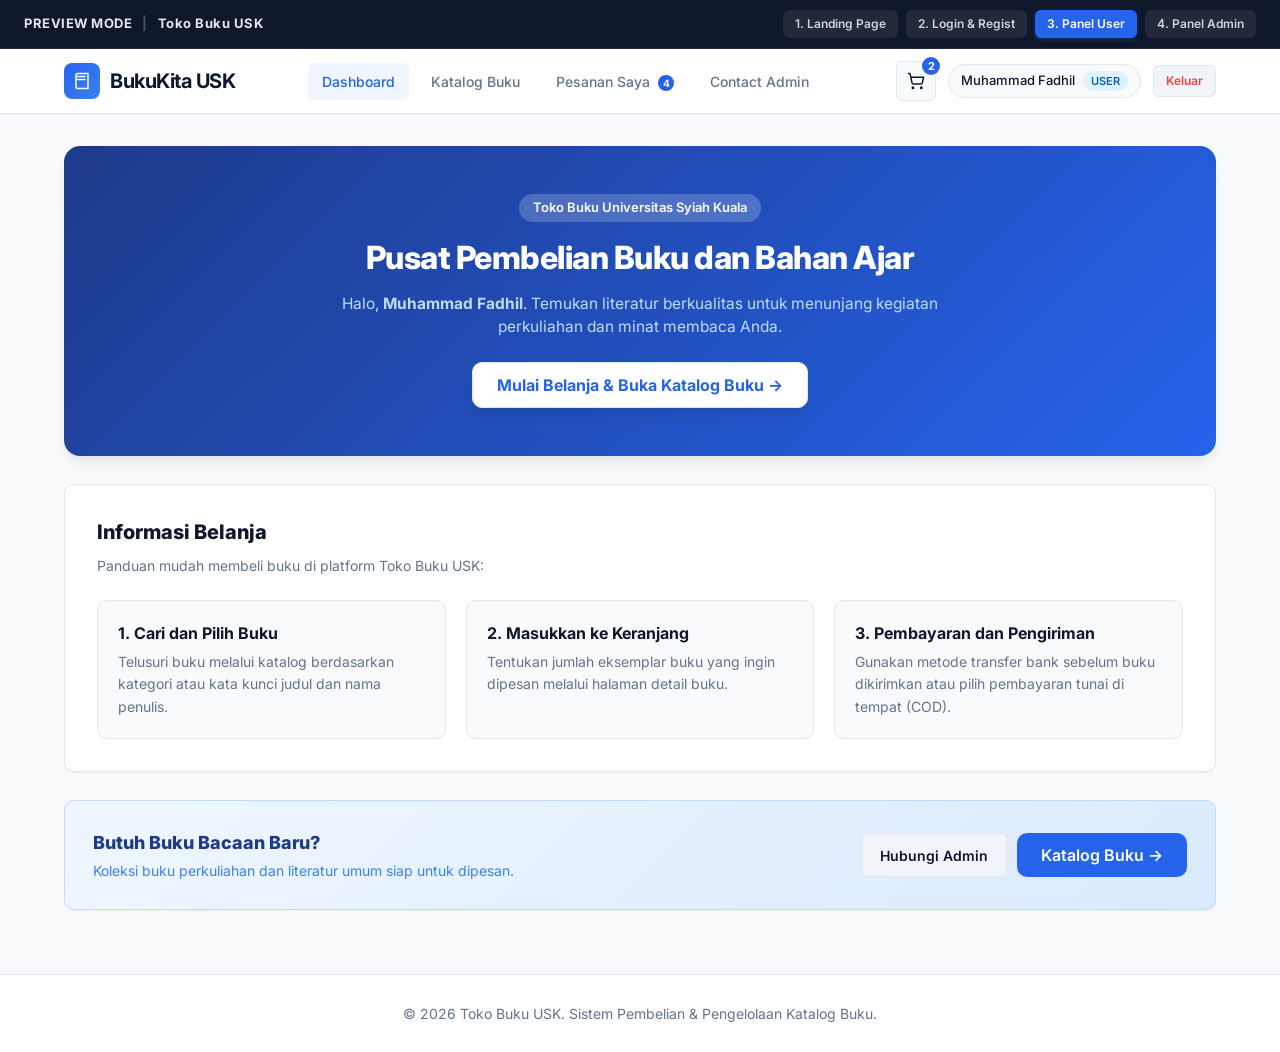
<file: user.html>
<!DOCTYPE html>
<html lang="id">
<head>
    <meta charset="UTF-8">
    <meta name="viewport" content="width=device-width, initial-scale=1.0">
    <title>Panel Pengguna - Toko Buku USK</title>
    <link rel="preconnect" href="https://fonts.googleapis.com">
    <link rel="preconnect" href="https://fonts.gstatic.com" crossorigin>
    <link href="https://fonts.googleapis.com/css2?family=Inter:wght@400;500;600;700;800&display=swap" rel="stylesheet">
    <link rel="stylesheet" href="css/style.css">
</head>
<body>
    <!-- Top Preview Bar Switcher -->
    <div class="preview-bar">
        <div class="preview-bar-brand">
            <span>PREVIEW MODE</span>
            <span style="color: #475569;">|</span>
            <span>Toko Buku USK</span>
        </div>
        <div class="preview-bar-links">
            <a href="index.html" class="preview-bar-link">1. Landing Page</a>
            <a href="auth.html" class="preview-bar-link">2. Login &amp; Regist</a>
            <a href="user.html" class="preview-bar-link active">3. Panel User</a>
            <a href="admin.html" class="preview-bar-link">4. Panel Admin</a>
        </div>
    </div>

    <!-- Main Navigation Header (User Mode) -->
    <header class="navbar">
        <div class="nav-container">
            <a href="index.html" class="nav-brand">
                <div class="nav-brand-icon">
                    <svg width="18" height="18" viewBox="0 0 24 24" fill="none" stroke="currentColor" stroke-width="2" stroke-linecap="round" stroke-linejoin="round" style="color: #ffffff;"><path d="M4 19.5v-15A2.5 2.5 0 0 1 6.5 2H20v20H6.5a2.5 2.5 0 0 1-2.5-2.5Z"/><path d="M6 6h10"/><path d="M6 10h10"/></svg>
                </div>
                <span>BukuKita USK</span>
            </a>

            <nav class="nav-menu">
                <a href="javascript:void(0)" class="nav-link active" id="nav-user-dashboard" onclick="switchUserTab('dashboard', this)">Dashboard</a>
                <a href="javascript:void(0)" class="nav-link" id="nav-user-katalog" onclick="switchUserTab('katalog', this)">Katalog Buku</a>
                <a href="javascript:void(0)" class="nav-link" id="nav-user-pesanan" onclick="switchUserTab('pesanan', this)">
                    <span>Pesanan Saya</span>
                    <span class="nav-sub-badge" id="user-badge-orders">4</span>
                </a>
                <a href="javascript:void(0)" class="nav-link" id="nav-user-kontak" onclick="switchUserTab('kontak', this)">Contact Admin</a>
            </nav>

            <div class="nav-right">
                <button type="button" class="cart-btn" title="Keranjang Belanja" onclick="switchUserTab('keranjang', document.getElementById('nav-user-katalog'))">
                    <svg width="18" height="18" viewBox="0 0 24 24" fill="none" stroke="currentColor" stroke-width="2" stroke-linecap="round" stroke-linejoin="round"><circle cx="8" cy="21" r="1"/><circle cx="19" cy="21" r="1"/><path d="M2.05 2.05h2l2.66 12.42a2 2 0 0 0 2 1.58h9.78a2 2 0 0 0 1.95-1.57l1.65-7.43H5.12"/></svg>
                    <span class="cart-badge" id="nav-cart-count">2</span>
                </button>

                <div class="user-badge">
                    <span>Muhammad Fadhil</span>
                    <span class="role-pill user">USER</span>
                </div>

                <a href="auth.html" class="btn btn-secondary btn-sm" style="color: var(--danger);">Keluar</a>
            </div>
        </div>
    </header>

    <main class="container">
        <!-- TAB 1: DASHBOARD USER -->
        <div class="tab-pane active" id="pane-user-dashboard">
            <div class="hero-section" style="padding: 48px 32px; text-align: center; margin-bottom: 28px;">
                <div style="display: inline-block; background: rgba(255, 255, 255, 0.2); padding: 4px 14px; border-radius: var(--radius-full); font-size: 13px; font-weight: 600; margin-bottom: 12px; color:#ffffff;">
                    Toko Buku Universitas Syiah Kuala
                </div>
                <h1 class="hero-title" style="font-size: 32px; margin-bottom: 10px;">Pusat Pembelian Buku dan Bahan Ajar</h1>
                <p class="hero-subtitle" style="margin: 0 auto 24px; font-size: 15.5px; max-width: 650px;">
                    Halo, <strong>Muhammad Fadhil</strong>. Temukan literatur berkualitas untuk menunjang kegiatan perkuliahan dan minat membaca Anda.
                </p>
                <button type="button" class="btn btn-secondary btn-lg" style="background: #ffffff; color: var(--primary); font-weight: 700; box-shadow: var(--shadow-md);" onclick="switchUserTab('katalog', document.getElementById('nav-user-katalog'))">
                    Mulai Belanja &amp; Buka Katalog Buku &rarr;
                </button>
            </div>

            <!-- Informasi Belanja Card -->
            <div class="card" style="padding: 32px; margin-bottom: 28px;">
                <h2 style="font-size: 20px; font-weight: 800; margin-bottom: 8px;">Informasi Belanja</h2>
                <p style="color: var(--text-muted); font-size: 14px; margin-bottom: 24px;">Panduan mudah membeli buku di platform Toko Buku USK:</p>

                <div style="display: grid; grid-template-columns: repeat(auto-fit, minmax(260px, 1fr)); gap: 20px;">
                    <div style="background: var(--background); padding: 20px; border-radius: var(--radius); border: 1px solid var(--border-color);">
                        <strong style="font-size: 16px; display: block; margin-bottom: 6px;">1. Cari dan Pilih Buku</strong>
                        <p style="font-size: 14px; color: var(--text-muted); line-height: 1.6;">
                            Telusuri buku melalui katalog berdasarkan kategori atau kata kunci judul dan nama penulis.
                        </p>
                    </div>

                    <div style="background: var(--background); padding: 20px; border-radius: var(--radius); border: 1px solid var(--border-color);">
                        <strong style="font-size: 16px; display: block; margin-bottom: 6px;">2. Masukkan ke Keranjang</strong>
                        <p style="font-size: 14px; color: var(--text-muted); line-height: 1.6;">
                            Tentukan jumlah eksemplar buku yang ingin dipesan melalui halaman detail buku.
                        </p>
                    </div>

                    <div style="background: var(--background); padding: 20px; border-radius: var(--radius); border: 1px solid var(--border-color);">
                        <strong style="font-size: 16px; display: block; margin-bottom: 6px;">3. Pembayaran dan Pengiriman</strong>
                        <p style="font-size: 14px; color: var(--text-muted); line-height: 1.6;">
                            Gunakan metode transfer bank sebelum buku dikirimkan atau pilih pembayaran tunai di tempat (COD).
                        </p>
                    </div>
                </div>
            </div>

            <!-- Bottom CTA Banner -->
            <div class="card" style="padding: 28px; background: linear-gradient(135deg, #eff6ff, #dbeafe); border-color: var(--primary-border); display: flex; align-items: center; justify-content: space-between; flex-wrap: wrap; gap: 20px; margin-bottom: 32px;">
                <div>
                    <h3 style="font-size: 18px; font-weight: 800; color: #1e3a8a; margin-bottom: 4px;">Butuh Buku Bacaan Baru?</h3>
                    <p style="color: #3b82f6; font-size: 14px;">Koleksi buku perkuliahan dan literatur umum siap untuk dipesan.</p>
                </div>
                <div style="display: flex; gap: 10px;">
                    <button type="button" class="btn btn-secondary" onclick="switchUserTab('kontak', document.getElementById('nav-user-kontak'))">Hubungi Admin</button>
                    <button type="button" class="btn btn-primary btn-lg" onclick="switchUserTab('katalog', document.getElementById('nav-user-katalog'))">Katalog Buku &rarr;</button>
                </div>
            </div>
        </div>

        <!-- TAB 2: KATALOG BUKU USER -->
        <div class="tab-pane" id="pane-user-katalog">
            <div style="margin-bottom: 24px;">
                <div style="display: flex; justify-content: space-between; align-items: center; flex-wrap: wrap; gap: 16px;">
                    <div>
                        <h1 style="font-size: 26px; font-weight: 800;">Katalog Buku</h1>
                        <p style="color: var(--text-muted); font-size: 14px;">Klik pada kartu buku untuk melihat informasi lengkap dan memasukkan ke keranjang belanja</p>
                    </div>

                    <div style="display: flex; gap: 8px; align-items: center;">
                        <select id="user-sort-select" class="form-control" style="width: auto; padding: 8px 14px; font-size: 13px;" onchange="sortUserBooks(this.value)">
                            <option value="terbaru">Terbaru</option>
                            <option value="harga_asc">Harga: Termurah</option>
                            <option value="harga_desc">Harga: Termahal</option>
                            <option value="judul_asc">Judul (A-Z)</option>
                        </select>
                    </div>
                </div>
            </div>

            <!-- Search Card -->
            <div class="card" style="padding: 16px 20px; margin-bottom: 24px;">
                <div style="display: flex; gap: 10px;">
                    <input type="text" id="user-search-input" class="form-control" placeholder="Cari buku berdasarkan judul, nama penulis, atau penerbit..." onkeyup="filterUserCatalog()">
                    <button type="button" class="btn btn-primary" onclick="filterUserCatalog()" style="white-space: nowrap;">Cari Buku</button>
                </div>
            </div>

            <!-- Category Filter Pills -->
            <div class="filter-pills" style="margin-bottom: 24px;">
                <button type="button" class="filter-pill active" onclick="setUserCategory('all', this)">Semua Kategori</button>
                <button type="button" class="filter-pill" onclick="setUserCategory('Sains & Teknologi', this)">Sains &amp; Teknologi (2)</button>
                <button type="button" class="filter-pill" onclick="setUserCategory('Bisnis & Ekonomi', this)">Bisnis &amp; Ekonomi (1)</button>
                <button type="button" class="filter-pill" onclick="setUserCategory('Novel & Fiksi', this)">Novel &amp; Fiksi (2)</button>
                <button type="button" class="filter-pill" onclick="setUserCategory('Pengembangan Diri', this)">Pengembangan Diri (1)</button>
            </div>

            <!-- User Book Grid -->
            <div class="tokopedia-grid" id="user-book-grid">
                <!-- Populated dynamically -->
            </div>
        </div>

        <!-- TAB 3: KERANJANG BELANJA USER -->
        <div class="tab-pane" id="pane-user-keranjang">
            <div style="margin-bottom: 24px;">
                <h1 style="font-size: 26px; font-weight: 800;">Keranjang Belanja</h1>
                <p style="color: var(--text-muted); font-size: 14px;">Periksa kembali jumlah eksemplar buku pilihan Anda sebelum melanjutkan ke proses checkout</p>
            </div>

            <div class="cart-layout" style="display: grid; grid-template-columns: 1fr 340px; gap: 28px;">
                <!-- Cart Items Table -->
                <div class="table-card" style="height: fit-content;">
                    <table class="data-table">
                        <thead>
                            <tr>
                                <th>Buku</th>
                                <th>Harga Satuan</th>
                                <th style="text-align: center;">Kuantitas</th>
                                <th>Subtotal</th>
                                <th style="text-align: center;">Aksi</th>
                            </tr>
                        </thead>
                        <tbody id="cart-table-body">
                            <!-- Populated dynamically by JS -->
                        </tbody>
                    </table>
                </div>

                <!-- Checkout Summary Card -->
                <div class="card" style="padding: 24px; height: fit-content; border: 1.5px solid var(--border-color);">
                    <h3 style="font-size: 17px; font-weight: 800; margin-bottom: 16px;">Ringkasan Belanja</h3>
                    <div style="display: flex; justify-content: space-between; margin-bottom: 10px; font-size: 14px; color: var(--text-muted);">
                        <span>Total Item:</span>
                        <strong id="cart-summary-qty" style="color: var(--text-main);">2</strong>
                    </div>
                    <div style="display: flex; justify-content: space-between; margin-bottom: 10px; font-size: 14px; color: var(--text-muted);">
                        <span>Subtotal Harga:</span>
                        <strong id="cart-summary-subtotal" style="color: var(--text-main);">Rp 135.000</strong>
                    </div>
                    <div style="display: flex; justify-content: space-between; margin-bottom: 16px; font-size: 14px; color: var(--text-muted);">
                        <span>Biaya Pengiriman:</span>
                        <span class="status-badge badge-success" style="font-size: 11px;">Gratis (Promo USK)</span>
                    </div>

                    <div style="border-top: 1.5px dashed var(--border-color); padding-top: 16px; margin-bottom: 24px; display: flex; justify-content: space-between; align-items: center;">
                        <span style="font-size: 15px; font-weight: 700;">Total Tagihan:</span>
                        <span style="font-size: 20px; font-weight: 800; color: var(--primary);" id="cart-summary-total">Rp 135.000</span>
                    </div>

                    <button type="button" class="btn btn-primary" style="width: 100%; padding: 12px; font-size: 14px; font-weight: 700;" onclick="simulateCheckout()">
                        Lanjutkan ke Checkout &rarr;
                    </button>
                </div>
            </div>
        </div>

        <!-- TAB 4: PESANAN SAYA USER -->
        <div class="tab-pane" id="pane-user-pesanan">
            <div style="margin-bottom: 24px;">
                <h1 style="font-size: 24px; font-weight: 800;">Riwayat Pesanan Buku Saya</h1>
                <p style="color: var(--text-muted); font-size: 14px;">Pantau status konfirmasi, pembayaran, dan pengiriman buku Anda</p>
            </div>

            <div class="table-card">
                <table class="data-table">
                    <thead>
                        <tr>
                            <th>KODE PESANAN</th>
                            <th>TANGGAL</th>
                            <th>PENERIMA</th>
                            <th>TOTAL TAGIHAN</th>
                            <th>STATUS BAYAR</th>
                            <th>STATUS PESANAN</th>
                            <th style="text-align: center;">AKSI</th>
                        </tr>
                    </thead>
                    <tbody>
                        <tr>
                            <td>
                                <strong style="color: var(--primary);">ORD-20261123-DVE5T</strong>
                                <div style="font-size: 11px; color: var(--text-muted);">1 jenis buku</div>
                            </td>
                            <td style="font-size: 13px;">23 Nov 2026, 04:24</td>
                            <td>
                                <div style="font-weight: 600;">Muhammad Fadhil</div>
                                <div style="font-size: 11.5px; color: var(--text-muted);">081245498401</div>
                            </td>
                            <td>
                                <div style="font-weight: 700;">Rp 50.000</div>
                                <div style="font-size: 11px; color: var(--text-muted);">Payment at Delivery</div>
                            </td>
                            <td><span class="status-badge" style="background: #f1f5f9; color: #475569;">Dikembalikan</span></td>
                            <td><span class="status-badge badge-danger">Dibatalkan</span></td>
                            <td style="text-align: center;">
                                <button type="button" class="btn btn-secondary btn-sm" onclick="showInvoiceModal('ORD-20261123-DVE5T', 'Rp 50.000', 'Payment at Delivery', 'Dibatalkan')">Detail</button>
                            </td>
                        </tr>
                        <tr>
                            <td>
                                <strong style="color: var(--primary);">ORD-20261123-91VPJ</strong>
                                <div style="font-size: 11px; color: var(--text-muted);">1 jenis buku</div>
                            </td>
                            <td style="font-size: 13px;">23 Nov 2026, 04:09</td>
                            <td>
                                <div style="font-weight: 600;">Muhammad Fadhil</div>
                                <div style="font-size: 11.5px; color: var(--text-muted);">081245498401</div>
                            </td>
                            <td>
                                <div style="font-weight: 700;">Rp 75.000</div>
                                <div style="font-size: 11px; color: var(--text-muted);">Payment at Delivery</div>
                            </td>
                            <td><span class="status-badge" style="background: #f1f5f9; color: #475569;">Dikembalikan</span></td>
                            <td><span class="status-badge badge-danger">Dibatalkan</span></td>
                            <td style="text-align: center;">
                                <button type="button" class="btn btn-secondary btn-sm" onclick="showInvoiceModal('ORD-20261123-91VPJ', 'Rp 75.000', 'Payment at Delivery', 'Dibatalkan')">Detail</button>
                            </td>
                        </tr>
                        <tr>
                            <td>
                                <strong style="color: var(--primary);">ORD-20261123-ETNKL</strong>
                                <div style="font-size: 11px; color: var(--text-muted);">1 jenis buku</div>
                            </td>
                            <td style="font-size: 13px;">23 Nov 2026, 01:33</td>
                            <td>
                                <div style="font-weight: 600;">Muhammad Fadhil</div>
                                <div style="font-size: 11.5px; color: var(--text-muted);">081245498401</div>
                            </td>
                            <td>
                                <div style="font-weight: 700;">Rp 50.000</div>
                                <div style="font-size: 11px; color: var(--text-muted);">Payment at Delivery</div>
                            </td>
                            <td><span class="status-badge" style="background: #f1f5f9; color: #475569;">Dikembalikan</span></td>
                            <td><span class="status-badge badge-danger">Dibatalkan</span></td>
                            <td style="text-align: center;">
                                <button type="button" class="btn btn-secondary btn-sm" onclick="showInvoiceModal('ORD-20261123-ETNKL', 'Rp 50.000', 'Payment at Delivery', 'Dibatalkan')">Detail</button>
                            </td>
                        </tr>
                        <tr>
                            <td>
                                <strong style="color: var(--primary);">ORD-TEST-561</strong>
                                <div style="font-size: 11px; color: var(--text-muted);">0 jenis buku</div>
                            </td>
                            <td style="font-size: 13px;">06 Nov 2026, 01:25</td>
                            <td>
                                <div style="font-weight: 600;">Muhammad Fadhil</div>
                                <div style="font-size: 11.5px; color: var(--text-muted);">08123456789</div>
                            </td>
                            <td>
                                <div style="font-weight: 700;">Rp 50.000</div>
                                <div style="font-size: 11px; color: var(--text-muted);">COD</div>
                            </td>
                            <td><span class="status-badge" style="background: #f1f5f9; color: #475569;">Dikembalikan</span></td>
                            <td><span class="status-badge badge-danger">Dibatalkan</span></td>
                            <td style="text-align: center;">
                                <button type="button" class="btn btn-secondary btn-sm" onclick="showInvoiceModal('ORD-TEST-561', 'Rp 50.000', 'COD', 'Dibatalkan')">Detail</button>
                            </td>
                        </tr>
                    </tbody>
                </table>
            </div>
        </div>

        <!-- TAB 5: CONTACT ADMIN USER -->
        <div class="tab-pane" id="pane-user-kontak">
            <div style="margin-bottom: 24px;">
                <h1 style="font-size: 24px; font-weight: 800;">Contact to Admin</h1>
                <p style="color: var(--text-muted); font-size: 14px;">Kirimkan pertanyaan atau informasi seputar pemesanan dan ketersediaan buku langsung kepada admin</p>
            </div>

            <div class="contact-layout" style="display: grid; grid-template-columns: 460px 1fr; gap: 28px;">
                <!-- Form Kirim Pesan -->
                <div class="card" style="padding: 28px;">
                    <h3 style="font-size: 18px; font-weight: 800; margin-bottom: 16px;">Kirim Pesan ke Admin</h3>

                    <div style="background: var(--background); border: 1px solid var(--border-color); border-radius: var(--radius); padding: 14px; margin-bottom: 20px;">
                        <span style="font-size: 11.5px; color: var(--text-muted); font-weight: 600; display: block; margin-bottom: 2px;">Identitas Pengirim:</span>
                        <div style="font-weight: 700; font-size: 14px; color: var(--text-main);">Muhammad Fadhil</div>
                        <div style="font-size: 12.5px; color: var(--primary);">user@gmail.com</div>
                    </div>

                    <form onsubmit="handleUserSendMessage(event)">
                        <div style="margin-bottom: 16px;">
                            <label style="display: block; font-size: 13px; font-weight: 600; margin-bottom: 6px;">Subjek Pesan *</label>
                            <input type="text" id="contact-subject" class="form-control" placeholder="Contoh: Pertanyaan Stok Buku..." required>
                        </div>

                        <div style="margin-bottom: 20px;">
                            <label style="display: block; font-size: 13px; font-weight: 600; margin-bottom: 6px;">Isi Pesan *</label>
                            <textarea id="contact-message" class="form-control" rows="5" placeholder="Tuliskan pesan Anda secara jelas dan lengkap..." required></textarea>
                        </div>

                        <button type="submit" class="btn btn-primary" style="width: 100%; padding: 12px; font-weight: 700;">
                            Kirim Pesan ke Admin &rarr;
                        </button>
                    </form>
                </div>

                <!-- Riwayat Pesan -->
                <div class="card" style="padding: 28px;">
                    <h3 style="font-size: 18px; font-weight: 800; margin-bottom: 16px;">Riwayat Pesan &amp; Balasan Admin</h3>
                    <div id="user-message-history">
                        <div style="background: var(--background); border: 1px solid var(--border-color); border-radius: var(--radius); padding: 18px; margin-bottom: 14px;">
                            <div style="display: flex; justify-content: space-between; align-items: center; margin-bottom: 8px;">
                                <strong style="font-size: 14.5px; color: var(--text-main);">Pertanyaan Ketersediaan Buku Laravel 11</strong>
                                <span class="status-badge badge-success" style="font-size: 11px;">Sudah Dibalas Admin</span>
                            </div>
                            <p style="font-size: 13px; color: var(--text-muted); margin-bottom: 12px;">"Apakah stok buku modul Laravel 11 masih ready untuk pengiriman ke Lamnyong?"</p>
                            
                            <div style="background: #eff6ff; border-left: 3px solid var(--primary); padding: 12px 14px; border-radius: 4px;">
                                <strong style="font-size: 12px; color: var(--primary); display: block; margin-bottom: 4px;">Balasan Administrator (06 Nov 2026):</strong>
                                <p style="font-size: 12.5px; color: #1e3a8a; margin: 0;">"Halo Fadhil, stok buku modul Laravel 11 saat ini masih tersedia 15 eksemplar. Silakan langsung melakukan checkout pesanan."</p>
                            </div>
                        </div>
                    </div>
                </div>
            </div>
        </div>
    </main>

    <!-- Footer -->
    <footer class="footer">
        <p>&copy; 2026 Toko Buku USK. Sistem Pembelian &amp; Pengelolaan Katalog Buku.</p>
    </footer>

    <!-- Book Detail Modal -->
    <div class="preview-modal-backdrop" id="book-detail-modal" onclick="closeBookDetail(event)">
        <div class="preview-modal-dialog" onclick="event.stopPropagation()">
            <div style="padding: 24px 32px; border-bottom: 1px solid var(--border-color); display: flex; justify-content: space-between; align-items: center;">
                <h3 style="font-size: 18px; font-weight: 800; color: var(--text-main);" id="modal-book-title-header">Detail Informasi Buku</h3>
                <button type="button" onclick="closeBookDetailDirect()" style="background:none; border:none; font-size:24px; cursor:pointer; color:var(--text-muted);">&times;</button>
            </div>
            <div style="padding: 32px;" id="modal-book-body">
                <!-- Dynamically filled -->
            </div>
        </div>
    </div>

    <!-- Invoice Modal -->
    <div class="preview-modal-backdrop" id="invoice-modal" onclick="closeInvoiceModal(event)">
        <div class="preview-modal-dialog" style="max-width: 580px;" onclick="event.stopPropagation()">
            <div style="padding: 24px 28px; border-bottom: 1px solid var(--border-color); display: flex; justify-content: space-between; align-items: center;">
                <h3 style="font-size: 18px; font-weight: 800;" id="invoice-modal-title">Faktur Transaksi</h3>
                <button type="button" onclick="closeInvoiceDirect()" style="background:none; border:none; font-size:24px; cursor:pointer; color:var(--text-muted);">&times;</button>
            </div>
            <div style="padding: 24px 28px;" id="invoice-modal-body">
                <!-- Dynamically filled -->
            </div>
        </div>
    </div>

    <!-- Notification Toast -->
    <div class="toast" id="toast"></div>

    <script src="js/app.js"></script>
    <script>
        // Initialize user catalog and cart on load
        renderUserCatalog(initialBooks);
        renderCartTable();
    </script>
</body>
</html>
</file>
<file: css/style.css>
:root {
    --primary: #2563eb;
    --primary-hover: #1d4ed8;
    --primary-light: #eff6ff;
    --primary-border: #bfdbfe;
    --secondary: #475569;
    --background: #f8fafc;
    --surface: #ffffff;
    --text-main: #0f172a;
    --text-muted: #64748b;
    --border-color: #e2e8f0;
    --danger: #ef4444;
    --danger-light: #fef2f2;
    --success: #10b981;
    --success-light: #ecfdf5;
    --warning: #f59e0b;
    --warning-light: #fffbeb;
    --info: #0ea5e9;
    --info-light: #f0f9ff;
    --shadow-sm: 0 1px 2px 0 rgba(0, 0, 0, 0.05);
    --shadow: 0 4px 6px -1px rgba(0, 0, 0, 0.07), 0 2px 4px -2px rgba(0, 0, 0, 0.05);
    --shadow-md: 0 10px 15px -3px rgba(0, 0, 0, 0.08), 0 4px 6px -4px rgba(0, 0, 0, 0.04);
    --shadow-lg: 0 20px 25px -5px rgba(0, 0, 0, 0.08), 0 8px 10px -6px rgba(0, 0, 0, 0.04);
    --radius-sm: 6px;
    --radius: 10px;
    --radius-lg: 16px;
    --radius-full: 9999px;
}

* {
    margin: 0;
    padding: 0;
    box-sizing: border-box;
    font-family: 'Inter', -apple-system, BlinkMacSystemFont, "Segoe UI", Roboto, sans-serif;
}

body {
    background-color: var(--background);
    color: var(--text-main);
    line-height: 1.5;
    min-height: 100vh;
    display: flex;
    flex-direction: column;
}

a {
    color: var(--primary);
    text-decoration: none;
    transition: all 0.2s ease;
}

a:hover {
    color: var(--primary-hover);
}

.navbar {
    background: var(--surface);
    border-bottom: 1px solid var(--border-color);
    position: sticky;
    top: 0;
    z-index: 50;
    box-shadow: var(--shadow-sm);
}

.nav-container {
    max-width: 1200px;
    margin: 0 auto;
    padding: 12px 24px;
    display: flex;
    align-items: center;
    justify-content: space-between;
    gap: 20px;
}

.nav-brand {
    display: flex;
    align-items: center;
    gap: 10px;
    text-decoration: none;
    color: var(--text-main);
    font-size: 20px;
    font-weight: 700;
    letter-spacing: -0.5px;
}

.nav-brand-icon {
    width: 36px;
    height: 36px;
    background: linear-gradient(135deg, var(--primary), #3b82f6);
    color: #fff;
    border-radius: 8px;
    display: flex;
    align-items: center;
    justify-content: center;
    font-size: 20px;
}

.nav-menu {
    display: flex;
    align-items: center;
    gap: 8px;
    list-style: none;
}

.nav-link {
    color: var(--text-muted);
    font-size: 14px;
    font-weight: 500;
    padding: 8px 14px;
    border-radius: var(--radius-sm);
    transition: all 0.15s ease;
}

.nav-link:hover, .nav-link.active {
    color: var(--primary);
    background: var(--primary-light);
}

.nav-right {
    display: flex;
    align-items: center;
    gap: 12px;
}

.cart-btn {
    position: relative;
    display: flex;
    align-items: center;
    justify-content: center;
    width: 40px;
    height: 40px;
    border-radius: var(--radius-sm);
    background: var(--background);
    border: 1px solid var(--border-color);
    color: var(--text-main);
    transition: all 0.2s;
}

.cart-btn:hover {
    background: var(--primary-light);
    border-color: var(--primary-border);
    color: var(--primary);
}

.cart-badge {
    position: absolute;
    top: -5px;
    right: -5px;
    background: var(--primary);
    color: #fff;
    font-size: 11px;
    font-weight: 700;
    min-width: 18px;
    height: 18px;
    border-radius: var(--radius-full);
    display: flex;
    align-items: center;
    justify-content: center;
    padding: 0 4px;
}

.user-badge {
    display: flex;
    align-items: center;
    gap: 8px;
    padding: 6px 12px;
    background: var(--background);
    border: 1px solid var(--border-color);
    border-radius: var(--radius-full);
    font-size: 13px;
    font-weight: 500;
}

.role-pill {
    padding: 2px 8px;
    border-radius: var(--radius-full);
    font-size: 11px;
    font-weight: 600;
    text-transform: uppercase;
}

.role-pill.admin {
    background: #fef3c7;
    color: #92400e;
}

.role-pill.user {
    background: #e0f2fe;
    color: #0369a1;
}

.container {
    max-width: 1200px;
    margin: 0 auto;
    padding: 32px 24px;
    width: 100%;
    flex: 1;
}

.hero-section {
    background: linear-gradient(135deg, #1e3a8a 0%, #2563eb 100%);
    border-radius: var(--radius-lg);
    padding: 48px;
    color: #ffffff;
    margin-bottom: 36px;
    box-shadow: var(--shadow-md);
    position: relative;
    overflow: hidden;
}

.hero-title {
    font-size: 32px;
    font-weight: 800;
    letter-spacing: -0.5px;
    margin-bottom: 12px;
}

.hero-subtitle {
    font-size: 16px;
    color: #bfdbfe;
    max-width: 600px;
    margin-bottom: 24px;
}

.section-header {
    display: flex;
    align-items: center;
    justify-content: space-between;
    margin-bottom: 24px;
    flex-wrap: wrap;
    gap: 16px;
}

.section-title {
    font-size: 22px;
    font-weight: 700;
    color: var(--text-main);
    display: flex;
    align-items: center;
    gap: 8px;
}

.filter-pills {
    display: flex;
    gap: 8px;
    flex-wrap: wrap;
    margin-bottom: 24px;
}

.filter-pill {
    padding: 8px 16px;
    border-radius: var(--radius-full);
    font-size: 13px;
    font-weight: 500;
    background: var(--surface);
    border: 1px solid var(--border-color);
    color: var(--text-muted);
    cursor: pointer;
    transition: all 0.2s;
    text-decoration: none;
}

.filter-pill:hover, .filter-pill.active {
    background: var(--primary);
    color: #fff;
    border-color: var(--primary);
}

.tokopedia-grid {
    display: grid;
    grid-template-columns: repeat(auto-fill, minmax(200px, 1fr));
    gap: 16px;
    margin-bottom: 36px;
}

.tokopedia-card {
    background: #ffffff;
    border-radius: 9px;
    border: 1px solid #e5e7eb;
    overflow: hidden;
    display: flex;
    flex-direction: column;
    text-decoration: none;
    color: var(--text-main);
    box-shadow: 0 1px 4px rgba(0, 0, 0, 0.05);
    transition: transform 0.2s cubic-bezier(0.2, 0.8, 0.2, 1), box-shadow 0.2s cubic-bezier(0.2, 0.8, 0.2, 1);
    position: relative;
}

.tokopedia-card:hover {
    transform: translateY(-4px);
    box-shadow: 0 8px 16px -2px rgba(0, 0, 0, 0.1);
    border-color: #cbd5e1;
}

.tokopedia-thumb {
    width: 100%;
    aspect-ratio: 1 / 1;
    background: #f1f5f9;
    position: relative;
    overflow: hidden;
    display: flex;
    align-items: center;
    justify-content: center;
}

.tokopedia-thumb img {
    width: 100%;
    height: 100%;
    object-fit: cover;
    transition: transform 0.3s ease;
}

.tokopedia-card:hover .tokopedia-thumb img {
    transform: scale(1.04);
}

.tokopedia-body {
    padding: 10px 12px 14px;
    display: flex;
    flex-direction: column;
    flex: 1;
}

.tokopedia-title {
    font-size: 13px;
    font-weight: 500;
    color: #2e3137;
    line-height: 1.4;
    margin-bottom: 6px;
    display: -webkit-box;
    -webkit-line-clamp: 2;
    -webkit-box-orient: vertical;
    overflow: hidden;
    min-height: 36px;
}

.tokopedia-price {
    font-size: 16px;
    font-weight: 800;
    color: #1e293b;
    margin-bottom: 6px;
    letter-spacing: -0.3px;
}

.tokopedia-meta {
    font-size: 11px;
    color: #64748b;
    margin-bottom: 6px;
    white-space: nowrap;
    overflow: hidden;
    text-overflow: ellipsis;
}

.tokopedia-footer {
    margin-top: auto;
    display: flex;
    align-items: center;
    justify-content: space-between;
    font-size: 11px;
    color: #64748b;
    padding-top: 6px;
}

.tokopedia-badge-stock {
    font-size: 10px;
    font-weight: 600;
    padding: 2px 6px;
    border-radius: 4px;
}

.tokopedia-badge-stock.in {
    background: #ecfdf5;
    color: #047857;
}

.tokopedia-badge-stock.out {
    background: #fef2f2;
    color: #b91c1c;
}

.btn {
    display: inline-flex;
    align-items: center;
    justify-content: center;
    gap: 8px;
    padding: 9px 18px;
    border-radius: var(--radius-sm);
    font-size: 14px;
    font-weight: 600;
    cursor: pointer;
    border: none;
    transition: all 0.2s;
    text-decoration: none;
}

.btn-primary {
    background: var(--primary);
    color: #fff;
}

.btn-primary:hover {
    background: var(--primary-hover);
    color: #fff;
}

.btn-secondary {
    background: #f1f5f9;
    color: var(--text-main);
    border: 1px solid var(--border-color);
}

.btn-secondary:hover {
    background: #e2e8f0;
}

.btn-danger {
    background: var(--danger);
    color: #fff;
}

.btn-danger:hover {
    background: #dc2626;
    color: #fff;
}

.btn-sm {
    padding: 6px 12px;
    font-size: 12px;
}

.btn-lg {
    padding: 12px 24px;
    font-size: 16px;
    border-radius: var(--radius);
}

.btn-block {
    width: 100%;
}

.card {
    background: var(--surface);
    border-radius: var(--radius);
    border: 1px solid var(--border-color);
    box-shadow: var(--shadow-sm);
    padding: 24px;
    margin-bottom: 24px;
}

.table-responsive {
    overflow-x: auto;
    border-radius: var(--radius);
    border: 1px solid var(--border-color);
    background: var(--surface);
}

.data-table {
    width: 100%;
    border-collapse: collapse;
    text-align: left;
    font-size: 14px;
}

.data-table th {
    background: #f8fafc;
    color: var(--text-muted);
    font-weight: 600;
    padding: 14px 18px;
    border-bottom: 1px solid var(--border-color);
    text-transform: uppercase;
    font-size: 12px;
    letter-spacing: 0.5px;
}

.data-table td {
    padding: 16px 18px;
    border-bottom: 1px solid var(--border-color);
    color: var(--text-main);
    vertical-align: middle;
}

.data-table tr:last-child td {
    border-bottom: none;
}

.data-table tr:hover td {
    background: #f8fafc;
}

.status-badge {
    display: inline-flex;
    align-items: center;
    gap: 6px;
    padding: 4px 10px;
    border-radius: var(--radius-full);
    font-size: 12px;
    font-weight: 600;
}

.badge-success {
    background: var(--success-light);
    color: #065f46;
}

.badge-warning {
    background: var(--warning-light);
    color: #92400e;
}

.badge-danger {
    background: var(--danger-light);
    color: #991b1b;
}

.badge-info {
    background: var(--info-light);
    color: #0369a1;
}

.badge-secondary {
    background: #f1f5f9;
    color: #475569;
}

.alert {
    padding: 14px 20px;
    border-radius: var(--radius-sm);
    margin-bottom: 20px;
    font-size: 14px;
    display: flex;
    align-items: center;
    justify-content: space-between;
}

.alert-success {
    background: var(--success-light);
    color: #065f46;
    border: 1px solid #a7f3d0;
}

.alert-danger {
    background: var(--danger-light);
    color: #991b1b;
    border: 1px solid #fecaca;
}

.form-group {
    margin-bottom: 20px;
}

.form-label {
    display: block;
    margin-bottom: 8px;
    font-size: 14px;
    font-weight: 600;
    color: var(--text-main);
}

.form-control {
    width: 100%;
    padding: 10px 14px;
    border: 1px solid var(--border-color);
    border-radius: var(--radius-sm);
    font-size: 14px;
    background: var(--surface);
    color: var(--text-main);
    transition: all 0.2s;
    outline: none;
}

.form-control:focus {
    border-color: var(--primary);
    box-shadow: 0 0 0 3px rgba(37, 99, 235, 0.15);
}

textarea.form-control {
    resize: vertical;
    min-height: 100px;
}

.auth-card {
    max-width: 440px;
    margin: 40px auto;
    background: var(--surface);
    padding: 36px;
    border-radius: var(--radius-lg);
    border: 1px solid var(--border-color);
    box-shadow: var(--shadow-md);
}

.auth-title {
    font-size: 24px;
    font-weight: 800;
    text-align: center;
    margin-bottom: 8px;
}

.auth-subtitle {
    font-size: 14px;
    color: var(--text-muted);
    text-align: center;
    margin-bottom: 28px;
}

.password-wrapper {
    position: relative;
    display: flex;
    align-items: center;
}

.password-wrapper .form-control {
    padding-right: 42px;
}

.password-toggle-btn {
    position: absolute;
    right: 12px;
    background: none;
    border: none;
    cursor: pointer;
    font-size: 16px;
    color: var(--text-muted);
    padding: 4px;
    display: flex;
    align-items: center;
    justify-content: center;
    transition: color 0.15s ease;
}

.password-toggle-btn:hover {
    color: var(--primary);
}

.stats-grid {
    display: grid;
    grid-template-columns: repeat(auto-fit, minmax(220px, 1fr));
    gap: 20px;
    margin-bottom: 32px;
}

.stat-card {
    background: var(--surface);
    padding: 24px;
    border-radius: var(--radius);
    border: 1px solid var(--border-color);
    box-shadow: var(--shadow-sm);
}

.stat-label {
    font-size: 13px;
    font-weight: 600;
    color: var(--text-muted);
    text-transform: uppercase;
    letter-spacing: 0.5px;
    margin-bottom: 6px;
}

.stat-value {
    font-size: 28px;
    font-weight: 800;
    color: var(--text-main);
}

.footer {
    background: var(--surface);
    border-top: 1px solid var(--border-color);
    padding: 28px 24px;
    text-align: center;
    color: var(--text-muted);
    font-size: 14px;
    margin-top: auto;
}

.cart-layout {
    display: grid;
    grid-template-columns: 2fr 1fr;
    gap: 28px;
}

.about-features {
    display: grid;
    grid-template-columns: repeat(auto-fit, minmax(260px, 1fr));
    gap: 24px;
    margin: 32px 0;
}

.feature-box {
    background: var(--surface);
    padding: 24px;
    border-radius: var(--radius);
    border: 1px solid var(--border-color);
}

.feature-title {
    font-size: 18px;
    font-weight: 700;
    margin-bottom: 8px;
}

.feature-desc {
    color: var(--text-muted);
    font-size: 14px;
}

.contact-layout {
    display: grid;
    grid-template-columns: 1fr 1fr;
    gap: 32px;
}

.nav-dropdown {
    position: relative;
    display: inline-block;
}

.nav-dropdown-toggle {
    display: flex;
    align-items: center;
    gap: 6px;
    cursor: pointer;
    background: transparent;
    border: none;
    font-size: 14px;
    font-weight: 500;
    color: var(--text-muted);
    padding: 8px 14px;
    border-radius: var(--radius-sm);
    transition: all 0.15s ease;
}

.nav-dropdown-toggle:hover, .nav-dropdown.active .nav-dropdown-toggle {
    color: var(--primary);
    background: var(--primary-light);
}

.nav-dropdown-menu {
    display: none;
    position: absolute;
    top: calc(100% + 4px);
    left: 0;
    min-width: 210px;
    background: var(--surface);
    border: 1px solid var(--border-color);
    border-radius: var(--radius);
    box-shadow: var(--shadow-md);
    padding: 8px 0;
    z-index: 100;
}

.nav-dropdown:hover .nav-dropdown-menu,
.nav-dropdown:focus-within .nav-dropdown-menu {
    display: block;
}

.nav-dropdown-item {
    display: flex;
    align-items: center;
    justify-content: space-between;
    padding: 10px 18px;
    font-size: 13px;
    color: var(--text-main);
    text-decoration: none;
    transition: all 0.15s ease;
}

.nav-dropdown-item:hover {
    background: var(--primary-light);
    color: var(--primary);
}

.nav-dropdown-item.active {
    background: var(--primary-light);
    color: var(--primary);
    font-weight: 600;
}

.nav-notif-pill {
    background: var(--danger);
    color: #ffffff;
    font-size: 11px;
    font-weight: 700;
    min-width: 18px;
    height: 18px;
    border-radius: var(--radius-full);
    display: inline-flex;
    align-items: center;
    justify-content: center;
    padding: 0 5px;
    margin-left: 4px;
}

.nav-sub-badge {
    background: var(--primary);
    color: #ffffff;
    font-size: 10px;
    font-weight: 700;
    min-width: 16px;
    height: 16px;
    border-radius: var(--radius-full);
    display: inline-flex;
    align-items: center;
    justify-content: center;
    padding: 0 4px;
    margin-left: 4px;
}

.payment-card-option {
    display: flex;
    align-items: flex-start;
    gap: 12px;
    padding: 16px;
    border: 1.5px solid var(--border-color);
    border-radius: var(--radius);
    background: var(--surface);
    cursor: pointer;
    transition: all 0.2s ease;
}

.payment-card-option:hover {
    border-color: var(--primary-border);
}

.payment-card-option.active,
.payment-card-option:has(input[type="radio"]:checked) {
    border: 2px solid var(--primary) !important;
    background: #eff6ff !important;
}

.payment-card-option.active .payment-option-title,
.payment-card-option:has(input[type="radio"]:checked) .payment-option-title {
    color: var(--primary) !important;
}

.book-detail-layout {
    display: grid;
    grid-template-columns: 320px 1fr;
    gap: 36px;
}

@media (max-width: 900px) {
    .nav-container {
        flex-direction: column;
        align-items: stretch;
    }
    .nav-menu {
        flex-wrap: wrap;
        justify-content: center;
    }
    .cart-layout, .contact-layout {
        grid-template-columns: 1fr;
    }
    .book-detail-layout {
        grid-template-columns: 1fr;
    }
    .hero-section {
        padding: 32px 20px;
    }
}


/* ==========================================================
   PREVIEW WEBSITE INTERACTIVE HELPERS (SWITCHER, MODAL, TOAST)
   ========================================================== */
.preview-bar {
    background: #0f172a;
    color: #e2e8f0;
    font-size: 13px;
    padding: 10px 24px;
    display: flex;
    justify-content: space-between;
    align-items: center;
    border-bottom: 1px solid #1e293b;
    position: sticky;
    top: 0;
    z-index: 1000;
}

.preview-bar-brand {
    display: flex;
    align-items: center;
    gap: 10px;
    font-weight: 700;
    letter-spacing: 0.5px;
}

.preview-bar-links {
    display: flex;
    gap: 8px;
    align-items: center;
    flex-wrap: wrap;
}

.preview-bar-link {
    color: #cbd5e1;
    padding: 5px 12px;
    border-radius: var(--radius-sm);
    font-size: 12px;
    font-weight: 600;
    transition: all 0.2s ease;
    background: rgba(255, 255, 255, 0.08);
    display: inline-flex;
    align-items: center;
    gap: 6px;
}

.preview-bar-link:hover,
.preview-bar-link.active {
    background: var(--primary);
    color: #ffffff;
    box-shadow: 0 2px 4px rgba(37, 99, 235, 0.3);
}

.preview-modal-backdrop {
    position: fixed;
    top: 0;
    left: 0;
    width: 100%;
    height: 100%;
    background: rgba(15, 23, 42, 0.6);
    backdrop-filter: blur(4px);
    display: none;
    align-items: center;
    justify-content: center;
    z-index: 2000;
    padding: 20px;
}

.preview-modal-backdrop.show {
    display: flex;
}

.preview-modal-dialog {
    background: var(--surface);
    border-radius: var(--radius-lg);
    box-shadow: var(--shadow-lg);
    border: 1px solid var(--border-color);
    width: 100%;
    max-width: 840px;
    max-height: 90vh;
    overflow-y: auto;
    position: relative;
    animation: modalSlideIn 0.25s ease-out;
}

@keyframes modalSlideIn {
    from {
        opacity: 0;
        transform: translateY(20px) scale(0.97);
    }
    to {
        opacity: 1;
        transform: translateY(0) scale(1);
    }
}

.toast {
    position: fixed;
    bottom: 28px;
    right: 28px;
    background: #0f172a;
    color: #ffffff;
    padding: 14px 20px;
    border-radius: var(--radius);
    box-shadow: var(--shadow-lg);
    font-size: 13.5px;
    font-weight: 600;
    display: flex;
    align-items: center;
    gap: 10px;
    z-index: 3000;
    opacity: 0;
    transform: translateY(20px);
    transition: all 0.3s cubic-bezier(0.16, 1, 0.3, 1);
    pointer-events: none;
}

.toast.show {
    opacity: 1;
    transform: translateY(0);
}

.tab-pane {
    display: none;
}

.tab-pane.active {
    display: block;
}
</file>
